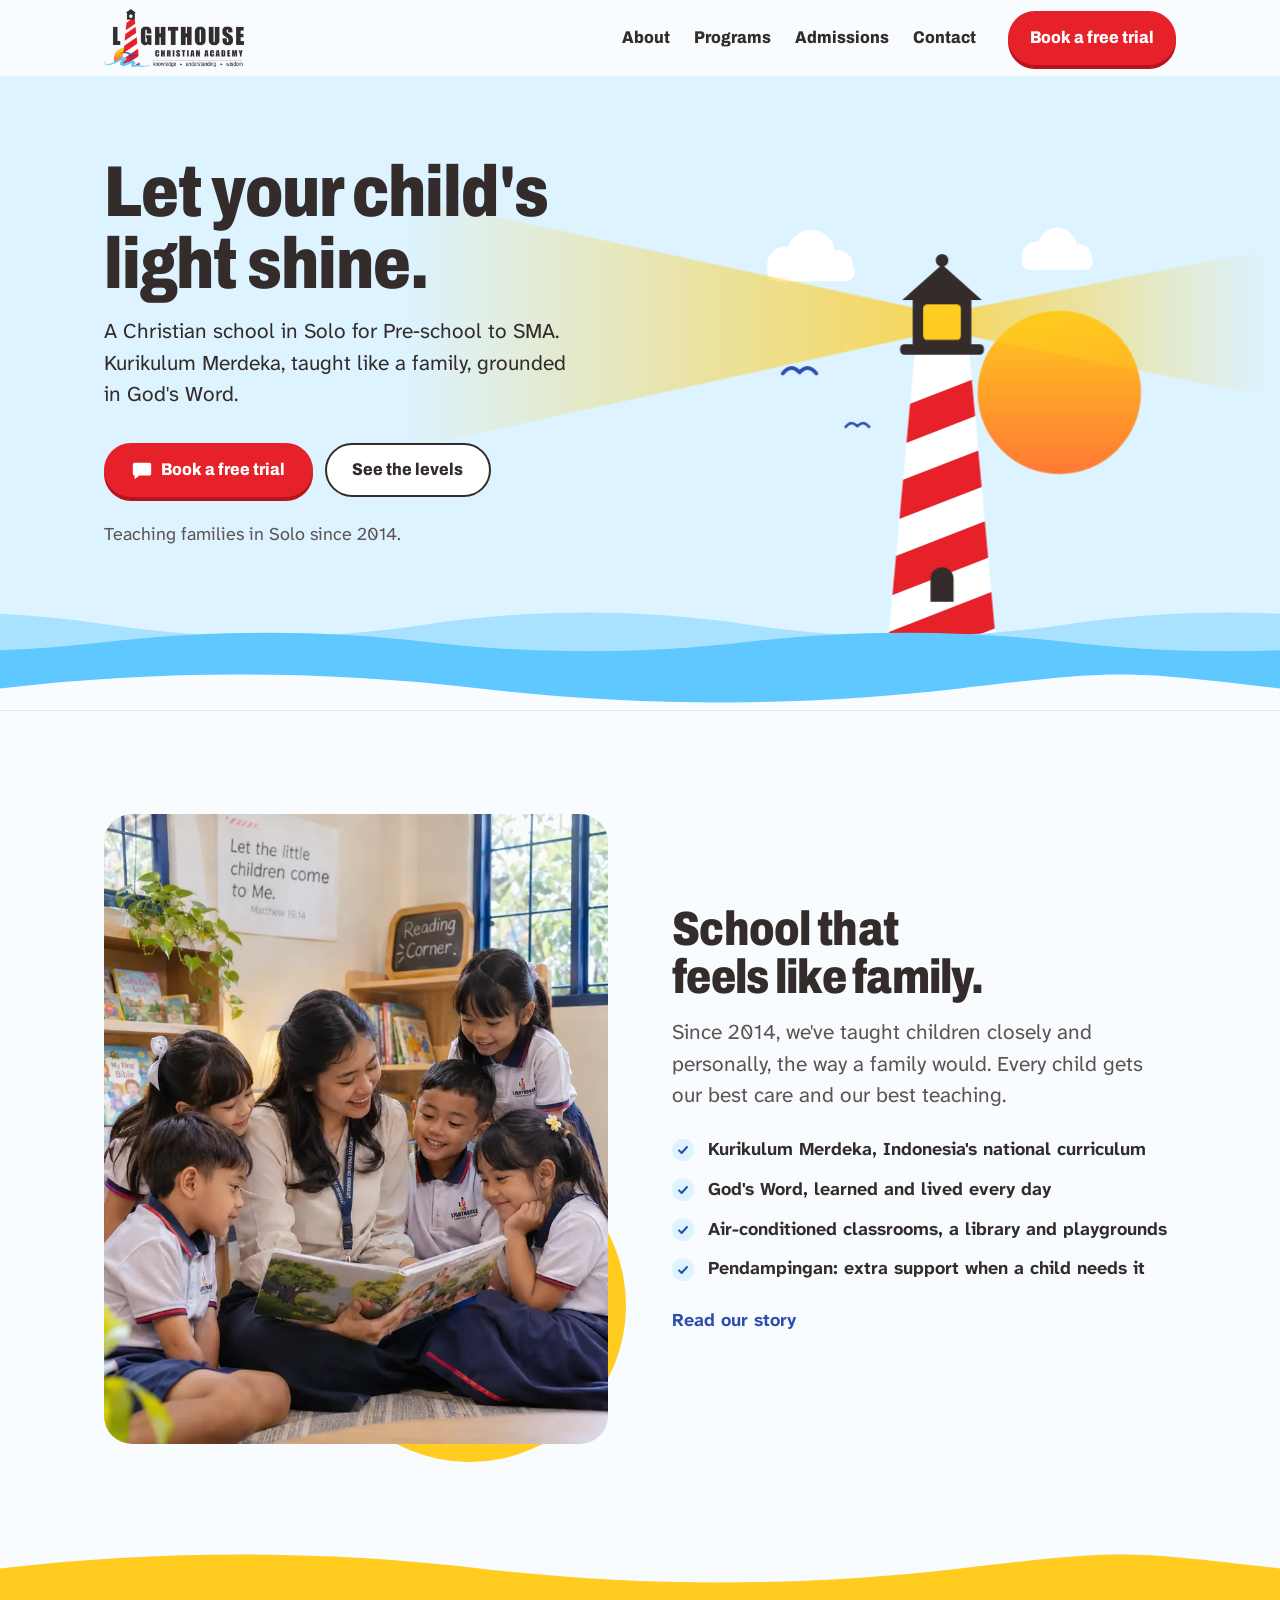
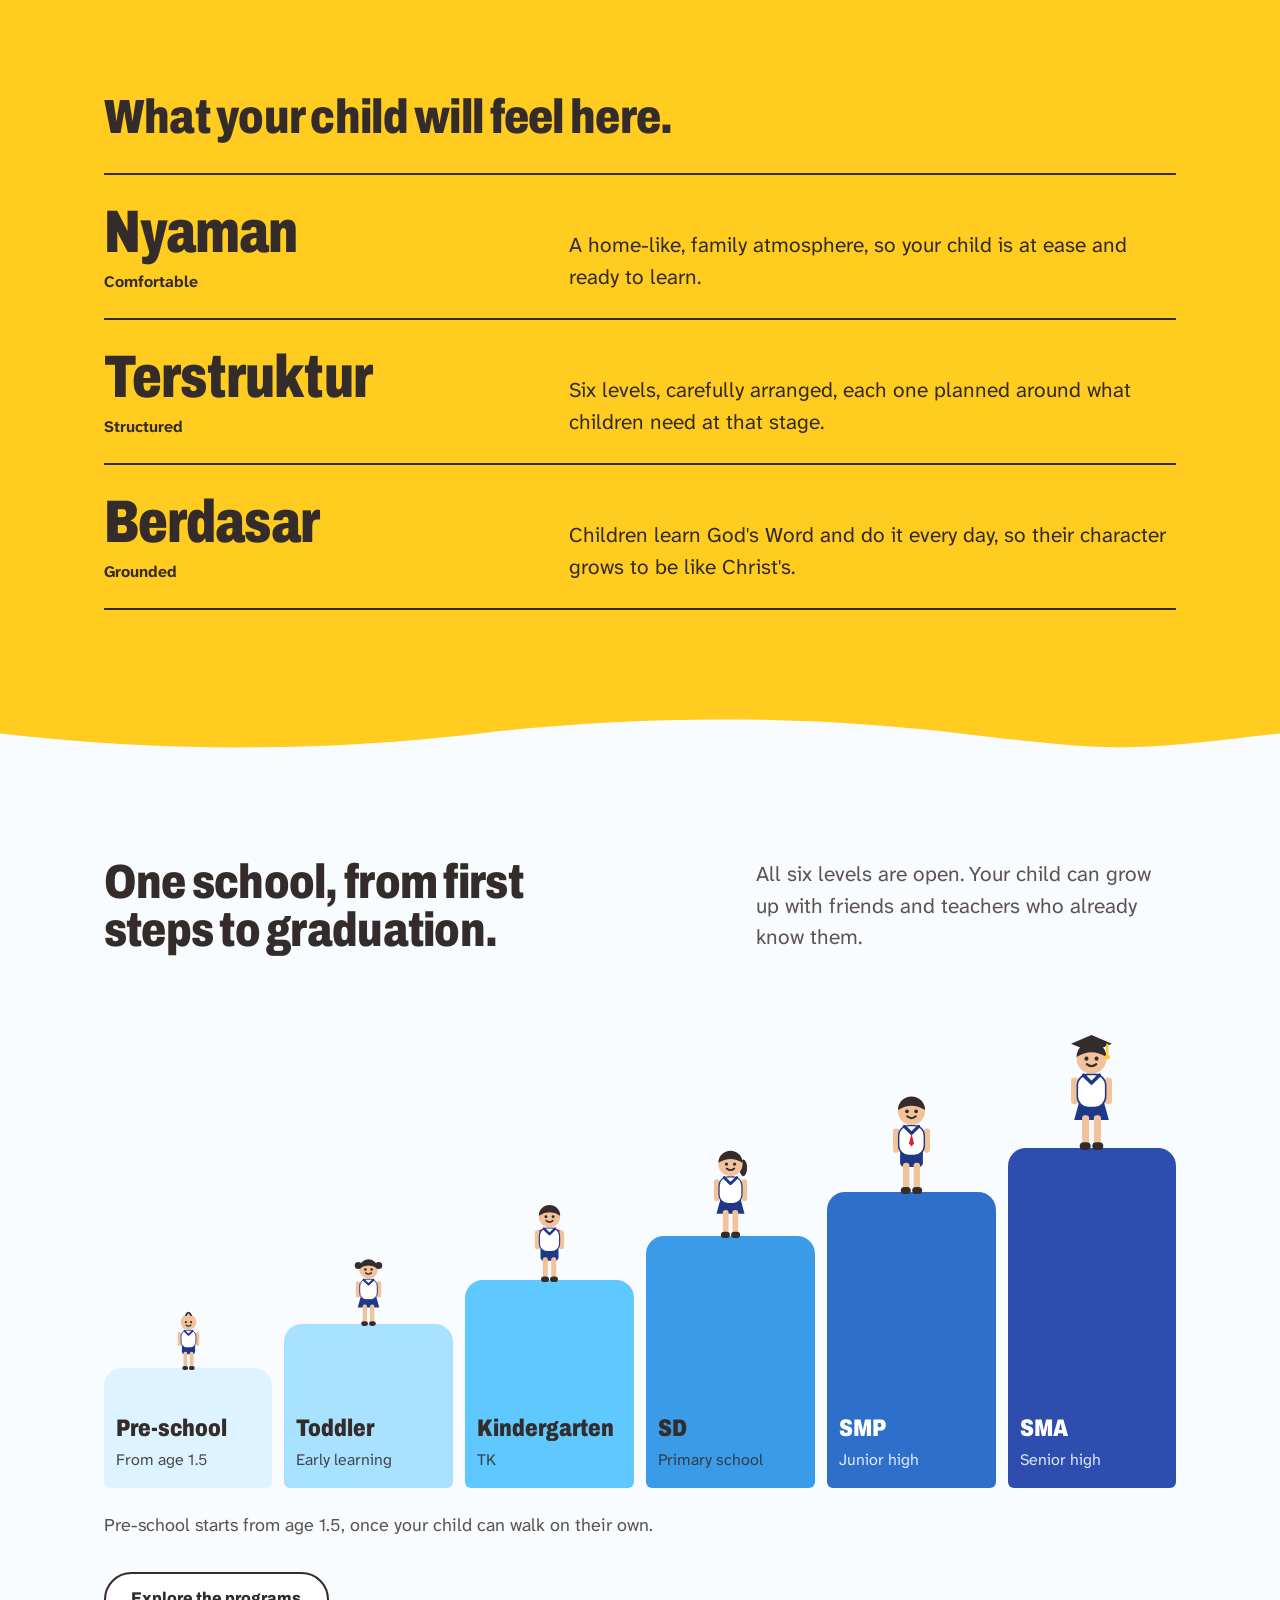
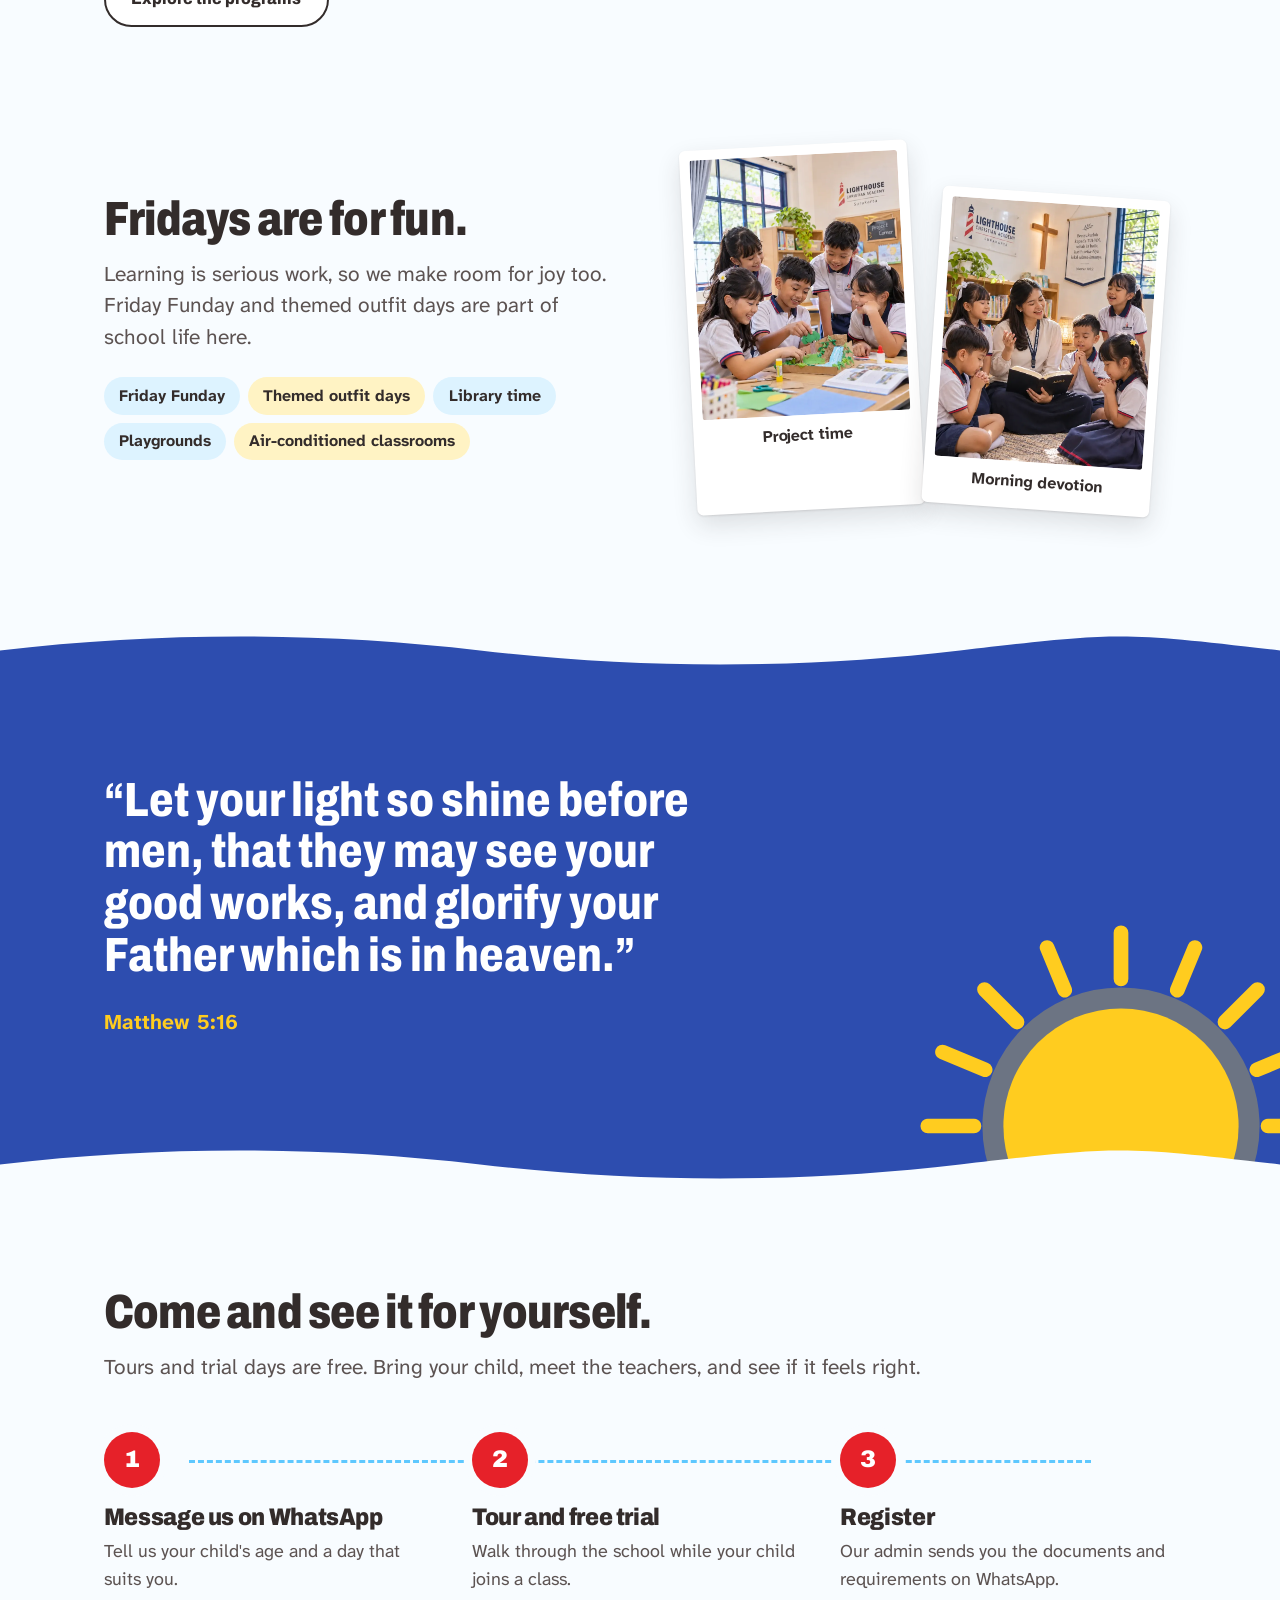
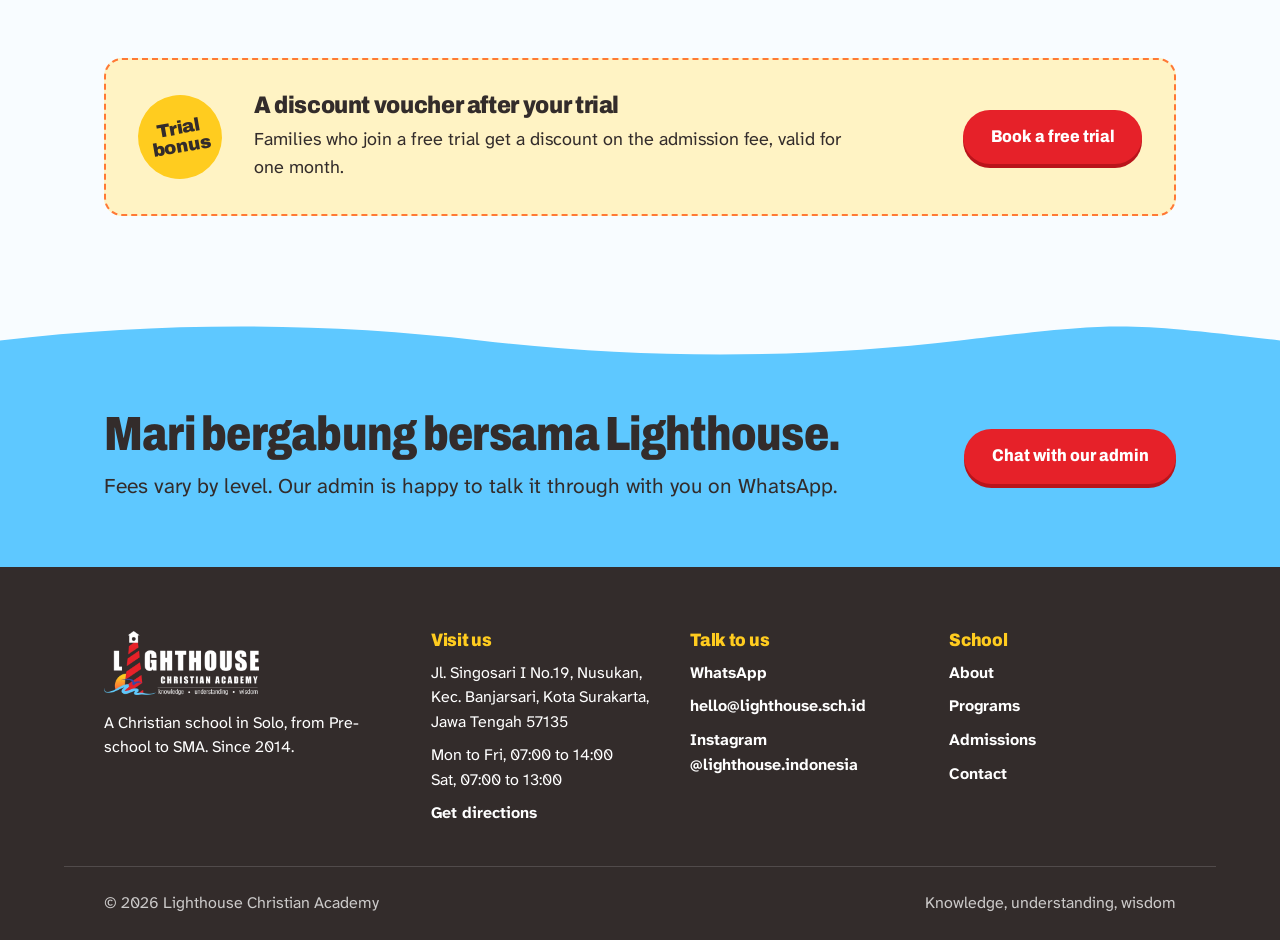
<file: index.html>
<!doctype html>
<html lang="en">
<head>
  <meta charset="utf-8">
  <meta name="viewport" content="width=device-width, initial-scale=1">
  <title>Lighthouse Christian Academy | Christian School in Solo, Pre-school to SMA</title>
  <meta name="description" content="A Christian school in Surakarta since 2014, from Pre-school to SMA. Kurikulum Merdeka taught like a family, grounded in God's Word. Book a free trial.">
  <link rel="canonical" href="https://lighthouse.sch.id/">
  <meta property="og:type" content="website">
  <meta property="og:title" content="Lighthouse Christian Academy, Surakarta">
  <meta property="og:description" content="Pre-school to SMA. Kurikulum Merdeka, taught like a family, grounded in God's Word. Free trial and school tour.">
  <meta property="og:url" content="https://lighthouse.sch.id/">
  <meta property="og:image" content="https://lighthouse.sch.id/assets/img/brand/logo-lca-960.png">
  <meta name="theme-color" content="#DDF3FF">
  <link rel="icon" href="assets/img/brand/favicon.svg" type="image/svg+xml">
  <link rel="preconnect" href="https://fonts.googleapis.com">
  <link rel="preconnect" href="https://fonts.gstatic.com" crossorigin>
  <link rel="stylesheet" href="https://fonts.googleapis.com/css2?family=Archivo:wdth,wght@75..100,700..900&family=Atkinson+Hyperlegible+Next:wght@400;700&display=swap">
  <link rel="stylesheet" href="assets/css/tokens.css">
  <link rel="stylesheet" href="assets/css/main.css">
  <script type="application/ld+json">
  {
    "@context": "https://schema.org",
    "@type": "School",
    "name": "Lighthouse Christian Academy",
    "url": "https://lighthouse.sch.id/",
    "logo": "https://lighthouse.sch.id/assets/img/brand/logo-lca-960.png",
    "foundingDate": "2014",
    "email": "hello@lighthouse.sch.id",
    "telephone": "+6287879044555",
    "sameAs": ["https://www.instagram.com/lighthouse.indonesia/"],
    "address": {
      "@type": "PostalAddress",
      "streetAddress": "Jl. Singosari I No.19, Nusukan, Kec. Banjarsari",
      "addressLocality": "Surakarta",
      "addressRegion": "Jawa Tengah",
      "postalCode": "57135",
      "addressCountry": "ID"
    },
    "openingHours": ["Mo-Fr 07:00-14:00", "Sa 07:00-13:00"]
  }
  </script>
</head>
<body>
  <a class="skip-link" href="#main">Skip to content</a>

  <header class="site-header">
    <div class="container site-header__inner">
      <a class="brand" href="index.html" aria-label="Lighthouse Christian Academy home">
        <img src="assets/img/brand/logo-lca-480.webp" srcset="assets/img/brand/logo-lca-480.webp 1x, assets/img/brand/logo-lca-960.webp 2x" width="480" height="198" alt="Lighthouse Christian Academy">
      </a>
      <button class="nav-toggle" type="button" aria-expanded="false" aria-controls="site-nav">
        <span class="nav-toggle__bars" aria-hidden="true"></span> Menu
      </button>
      <nav class="site-nav" id="site-nav" aria-label="Main">
        <ul>
          <li><a href="about.html">About</a></li>
          <li><a href="programs.html">Programs</a></li>
          <li><a href="admissions.html">Admissions</a></li>
          <li><a href="contact.html">Contact</a></li>
        </ul>
        <a class="btn btn--primary" href="https://wa.me/6287879044555?text=Halo%20Lighthouse%2C%20saya%20ingin%20menjadwalkan%20free%20trial%20%2F%20school%20tour." target="_blank" rel="noopener">Book a free trial</a>
      </nav>
    </div>
  </header>

  <main id="main" tabindex="-1">
    <!-- Hero: the lighthouse scene -->
    <section class="hero" aria-labelledby="hero-title">
      <div class="container hero__grid">
        <div class="hero__text">
          <h1 id="hero-title">Let your child's light shine.</h1>
          <p class="lead">A Christian school in Solo for Pre&#8209;school to SMA. Kurikulum Merdeka, taught like a family, grounded in God's Word.</p>
          <div class="btn-row">
            <a class="btn btn--primary" href="https://wa.me/6287879044555?text=Halo%20Lighthouse%2C%20saya%20ingin%20menjadwalkan%20free%20trial%20%2F%20school%20tour." target="_blank" rel="noopener">
              <svg viewBox="0 0 24 24" aria-hidden="true"><path d="M4 4h16a2 2 0 0 1 2 2v10a2 2 0 0 1-2 2H9l-5 4v-4a2 2 0 0 1-2-2V6a2 2 0 0 1 2-2z"/></svg>
              Book a free trial
            </a>
            <a class="btn btn--outline" href="#levels">See the levels</a>
          </div>
          <p class="muted" style="margin-top: var(--s-5)">Teaching families in Solo since 2014.</p>
        </div>

        <svg class="hero__scene" viewBox="0 0 420 440" role="img" aria-label="Illustration of a red and white lighthouse shining its light over the sea, with the sun, clouds and seagulls">
          <defs>
            <linearGradient id="sunG" x1="0" y1="0" x2="0" y2="1"><stop offset="0" class="lh-sun-grad-a"/><stop offset="1" class="lh-sun-grad-b"/></linearGradient>
            <linearGradient id="beamL" gradientUnits="userSpaceOnUse" x1="210" y1="0" x2="-300" y2="0"><stop offset="0" class="lh-beam-a"/><stop offset="1" class="lh-beam-b"/></linearGradient>
            <linearGradient id="beamR" gradientUnits="userSpaceOnUse" x1="210" y1="0" x2="520" y2="0"><stop offset="0" class="lh-beam-a"/><stop offset="1" class="lh-beam-b"/></linearGradient>
            <clipPath id="towerClip"><path d="M184 158H236L262 440H158Z"/></clipPath>
          </defs>

          <g class="cloud-2 lh-cloud"><circle cx="300" cy="66" r="14"/><circle cx="320" cy="58" r="19"/><circle cx="341" cy="67" r="12"/><rect x="286" y="64" width="68" height="15" rx="7.5"/></g>
          <circle class="sun" cx="322" cy="196" r="78" fill="url(#sunG)"/>
          <g class="cloud-1 lh-cloud"><circle cx="60" cy="74" r="17"/><circle cx="85" cy="64" r="23"/><circle cx="110" cy="75" r="15"/><rect x="43" y="72" width="84" height="18" rx="9"/></g>

          <g class="beam">
            <polygon points="210,121 -300,10 -300,250 210,137" fill="url(#beamL)"/>
            <polygon points="210,121 520,60 520,200 210,137" fill="url(#beamR)"/>
          </g>

          <g transform="translate(58 168)"><g class="gull-1"><path class="lh-gull" d="M0 10Q8 0 16 9Q24 0 32 10"/></g></g>
          <g transform="translate(118 222) scale(0.7)"><g class="gull-2"><path class="lh-gull" d="M0 10Q8 0 16 9Q24 0 32 10"/></g></g>

          <!-- tower -->
          <path class="lh-white" d="M184 158H236L262 440H158Z"/>
          <g clip-path="url(#towerClip)" class="lh-red">
            <polygon points="120,230 300,160 300,196 120,266"/>
            <polygon points="120,300 300,230 300,266 120,336"/>
            <polygon points="120,370 300,300 300,336 120,406"/>
            <polygon points="120,440 300,370 300,406 120,476"/>
          </g>
          <rect class="lh-ink" x="170" y="150" width="80" height="10" rx="4"/>
          <rect class="lh-ink" x="182" y="104" width="56" height="50" rx="5"/>
          <rect class="lh-sun lamp" x="192" y="112" width="36" height="34" rx="4"/>
          <path class="lh-ink" d="M172 108L210 74L248 108Z"/>
          <circle class="lh-ink" cx="210" cy="70" r="6"/>
          <path class="lh-ink" d="M199 396V374a11 11 0 0 1 22 0V396Z"/>
        </svg>
      </div>
      <svg class="hero__sea" viewBox="0 0 1440 80" preserveAspectRatio="none" aria-hidden="true">
        <path class="waves-back lh-sky-mid" d="M-240 30C-120 12 0 12 120 30S360 48 480 30S720 12 840 30S1080 48 1200 30S1440 12 1560 30S1800 48 1920 30V80H-240Z"/>
        <path class="waves-front lh-sky" d="M-240 50C-120 64 0 64 120 50S360 36 480 50S720 64 840 50S1080 36 1200 50S1440 64 1560 50S1800 36 1920 50V80H-240Z"/>
      </svg>
      <svg class="edge" viewBox="0 0 1440 48" preserveAspectRatio="none" aria-hidden="true"><path d="M0 48V24C180 4 360 4 540 24S900 44 1080 24 1260 4 1440 24V48Z"/></svg>
    </section>

    <!-- Family intro -->
    <section class="section">
      <div class="container split">
        <div class="photo-frame">
          <img src="assets/img/photos/teacher-reading-group.webp" width="785" height="981" alt="A teacher reading a picture book with a small group of children in uniform" loading="lazy" decoding="async">
        </div>
        <div>
          <h2>School that feels like family.</h2>
          <p class="lead">Since 2014, we've taught children closely and personally, the way a family would. Every child gets our best care and our best teaching.</p>
          <ul class="ticks">
            <li>Kurikulum Merdeka, Indonesia's national curriculum</li>
            <li>God's Word, learned and lived every day</li>
            <li>Air-conditioned classrooms, a library and playgrounds</li>
            <li>Pendampingan: extra support when a child needs it</li>
          </ul>
          <p style="margin-top: var(--s-5)"><a href="about.html">Read our story</a></p>
        </div>
      </div>
    </section>

    <!-- Pillars -->
    <svg class="edge edge--sun" viewBox="0 0 1440 48" preserveAspectRatio="none" aria-hidden="true"><path d="M0 48V24C180 4 360 4 540 24S900 44 1080 24 1260 4 1440 24V48Z"/></svg>
    <section class="section band-sun" aria-labelledby="pillars-title">
      <div class="container">
        <h2 id="pillars-title">What your child will feel here.</h2>
        <ul class="pillar-rows">
          <li class="pillar-row">
            <h3>Nyaman <span>Comfortable</span></h3>
            <p>A home-like, family atmosphere, so your child is at ease and ready to learn.</p>
          </li>
          <li class="pillar-row">
            <h3>Terstruktur <span>Structured</span></h3>
            <p>Six levels, carefully arranged, each one planned around what children need at that stage.</p>
          </li>
          <li class="pillar-row">
            <h3>Berdasar <span>Grounded</span></h3>
            <p>Children learn God's Word and do it every day, so their character grows to be like Christ's.</p>
          </li>
        </ul>
      </div>
    </section>
    <svg class="edge edge--sun edge--flip" viewBox="0 0 1440 48" preserveAspectRatio="none" aria-hidden="true"><path d="M0 48V24C180 4 360 4 540 24S900 44 1080 24 1260 4 1440 24V48Z"/></svg>

    <!-- Levels -->
    <section class="section" id="levels" aria-labelledby="levels-title">
      <div class="container">
        <div class="split split--wide-text">
          <h2 id="levels-title">One school, from first steps to graduation.</h2>
          <p class="lead">All six levels are open. Your child can grow up with friends and teachers who already know them.</p>
        </div>
        <svg class="kid-sprite" aria-hidden="true" focusable="false">
          <defs>
            <g id="kid-body">
              <rect class="k-skin" x="14" y="58" width="4.5" height="18" rx="2"/>
              <rect class="k-skin" x="21.5" y="58" width="4.5" height="18" rx="2"/>
              <rect class="k-ink" x="12.5" y="75" width="7" height="5" rx="2.5"/>
              <rect class="k-ink" x="20.5" y="75" width="7" height="5" rx="2.5"/>
              <rect class="k-skin" x="7" y="34" width="4.5" height="17" rx="2.2"/>
              <rect class="k-skin arm" x="28.5" y="34" width="4.5" height="17" rx="2.2"/>
              <rect class="k-shirt" x="11" y="32" width="18" height="21" rx="7"/>
              <path class="k-collar" d="M15 32.5l5 5 5-5"/>
              <circle class="k-skin" cx="20" cy="22" r="9.5"/>
              <circle class="k-ink" cx="16.8" cy="22" r="1.3"/>
              <circle class="k-ink" cx="23.2" cy="22" r="1.3"/>
              <path class="k-smile" d="M17 25.5q3 2.6 6 0"/>
            </g>
            <path id="kid-shorts" class="k-uniform" d="M12 50h16v8a3 3 0 0 1-3 3H15a3 3 0 0 1-3-3z"/>
            <path id="kid-skirt" class="k-uniform" d="M12 50h16l3 11H9z"/>
            <path id="kid-hair" class="k-ink" d="M10.5 21a9.5 9.5 0 0 1 19 0q-9.5-6-19 0z"/>
          </defs>
          <symbol id="kid-1" viewBox="0 0 40 80"><use href="#kid-shorts"/><use href="#kid-body"/><path class="k-tuft" d="M17 13.5q3-6 6 0"/></symbol>
          <symbol id="kid-2" viewBox="0 0 40 80"><use href="#kid-skirt"/><use href="#kid-body"/><use href="#kid-hair"/><circle class="k-ink" cx="9.5" cy="18" r="3.6"/><circle class="k-ink" cx="30.5" cy="18" r="3.6"/></symbol>
          <symbol id="kid-3" viewBox="0 0 40 80"><rect class="k-red" x="8.5" y="33" width="23" height="17" rx="5"/><use href="#kid-shorts"/><use href="#kid-body"/><use href="#kid-hair"/></symbol>
          <symbol id="kid-4" viewBox="0 0 40 80"><ellipse class="k-ink" cx="30" cy="25" rx="3" ry="6.5"/><use href="#kid-skirt"/><use href="#kid-body"/><use href="#kid-hair"/></symbol>
          <symbol id="kid-5" viewBox="0 0 40 80"><use href="#kid-shorts"/><use href="#kid-body"/><use href="#kid-hair"/><path class="k-red" d="M20 37.5l-1.8 7 1.8 2.2 1.8-2.2z"/></symbol>
          <symbol id="kid-6" viewBox="0 0 40 80"><use href="#kid-skirt"/><use href="#kid-body"/><use href="#kid-hair"/><polygon class="k-ink" points="7,12.5 20,7 33,12.5 20,18"/><rect class="k-ink" x="14.5" y="12.5" width="11" height="4.5" rx="1"/><path class="k-tassel" d="M30 12.5v8"/><circle class="k-sun" cx="30" cy="21" r="1.6"/></symbol>
        </svg>
        <ol class="stairs">
          <li class="stair" style="--i:0"><svg class="kid" aria-hidden="true"><use href="#kid-1"/></svg><p class="stair__name">Pre-school</p><p class="stair__note">From age 1.5</p></li>
          <li class="stair" style="--i:1"><svg class="kid" aria-hidden="true"><use href="#kid-2"/></svg><p class="stair__name">Toddler</p><p class="stair__note">Early learning</p></li>
          <li class="stair" style="--i:2"><svg class="kid" aria-hidden="true"><use href="#kid-3"/></svg><p class="stair__name">Kindergarten</p><p class="stair__note">TK</p></li>
          <li class="stair" style="--i:3"><svg class="kid" aria-hidden="true"><use href="#kid-4"/></svg><p class="stair__name">SD</p><p class="stair__note">Primary school</p></li>
          <li class="stair" style="--i:4"><svg class="kid" aria-hidden="true"><use href="#kid-5"/></svg><p class="stair__name">SMP</p><p class="stair__note">Junior high</p></li>
          <li class="stair" style="--i:5"><svg class="kid" aria-hidden="true"><use href="#kid-6"/></svg><p class="stair__name">SMA</p><p class="stair__note">Senior high</p></li>
        </ol>
        <p class="stairs-note">Pre-school starts from age 1.5, once your child can walk on their own.</p>
        <div class="btn-row"><a class="btn btn--outline" href="programs.html">Explore the programs</a></div>
      </div>
    </section>

    <!-- Student life -->
    <section class="section" aria-labelledby="fun-title" style="padding-top: 0">
      <div class="container split">
        <div>
          <h2 id="fun-title">Fridays are for fun.</h2>
          <p class="lead">Learning is serious work, so we make room for joy too. Friday Funday and themed outfit days are part of school life here.</p>
          <ul class="chips" aria-label="School life">
            <li>Friday Funday</li>
            <li>Themed outfit days</li>
            <li>Library time</li>
            <li>Playgrounds</li>
            <li>Air-conditioned classrooms</li>
          </ul>
        </div>
        <div class="polaroids">
          <figure class="polaroid">
            <img src="assets/img/photos/sd-project-work.webp" width="785" height="981" loading="lazy" alt="Primary students building a model landscape together" decoding="async">
            <figcaption>Project time</figcaption>
          </figure>
          <figure class="polaroid">
            <img src="assets/img/photos/morning-devotion.webp" width="785" height="981" loading="lazy" alt="Children praying with their teacher during morning devotion" decoding="async">
            <figcaption>Morning devotion</figcaption>
          </figure>
        </div>
      </div>
    </section>

    <!-- Verse -->
    <svg class="edge edge--blue" viewBox="0 0 1440 48" preserveAspectRatio="none" aria-hidden="true"><path d="M0 48V24C180 4 360 4 540 24S900 44 1080 24 1260 4 1440 24V48Z"/></svg>
    <section class="section band-blue verse" aria-label="Our verse">
      <svg class="verse__sun" viewBox="-100 -100 200 200" aria-hidden="true">
        <circle class="glow" r="66"/>
        <g class="rays">
          <path d="M0-70V-92M0 70V92M-70 0H-92M70 0H92M49.5-49.5L65-65M-49.5 49.5L-65 65M49.5 49.5L65 65M-49.5-49.5L-65-65M26.8-64.7L35.2-85M-26.8 64.7L-35.2 85M64.7 26.8L85 35.2M-64.7-26.8L-85-35.2M-26.8-64.7L-35.2-85M26.8 64.7L35.2 85M-64.7 26.8L-85 35.2M64.7-26.8L85-35.2"/>
        </g>
        <circle class="disc" r="56"/>
      </svg>
      <div class="container">
        <blockquote>
          <p>“Let your light so shine before men, that they may see your good works, and glorify your Father which is in heaven.”</p>
          <footer><cite>Matthew 5:16</cite></footer>
        </blockquote>
      </div>
      <!-- the wave line cuts the sun: canvas-colored shape over the band's bottom -->
      <svg class="edge verse__shore" viewBox="0 0 1440 48" preserveAspectRatio="none" aria-hidden="true"><path d="M0 48V24C180 4 360 4 540 24S900 44 1080 24 1260 4 1440 24V48Z"/></svg>
    </section>

    <!-- Visit -->
    <section class="section" aria-labelledby="visit-title">
      <div class="container">
        <h2 id="visit-title">Come and see it for yourself.</h2>
        <p class="lead">Tours and trial days are free. Bring your child, meet the teachers, and see if it feels right.</p>
        <ol class="path-steps">
          <li class="path-step"><h3>Message us on WhatsApp</h3><p>Tell us your child's age and a day that suits you.</p></li>
          <li class="path-step"><h3>Tour and free trial</h3><p>Walk through the school while your child joins a class.</p></li>
          <li class="path-step"><h3>Register</h3><p>Our admin sends you the documents and requirements on WhatsApp.</p></li>
        </ol>
        <div class="voucher">
          <span class="voucher__badge" aria-hidden="true">Trial<br>bonus</span>
          <div>
            <h3>A discount voucher after your trial</h3>
            <p>Families who join a free trial get a discount on the admission fee, valid for one month.</p>
          </div>
          <a class="btn btn--primary" href="https://wa.me/6287879044555?text=Halo%20Lighthouse%2C%20saya%20ingin%20menjadwalkan%20free%20trial%20%2F%20school%20tour." target="_blank" rel="noopener">Book a free trial</a>
        </div>
      </div>
    </section>
  </main>

  <svg class="edge edge--sky" viewBox="0 0 1440 48" preserveAspectRatio="none" aria-hidden="true"><path d="M0 48V24C180 4 360 4 540 24S900 44 1080 24 1260 4 1440 24V48Z"/></svg>
  <section class="cta-band" aria-labelledby="cta-title">
    <div class="container cta-band__inner">
      <div>
        <h2 id="cta-title">Mari bergabung bersama Lighthouse.</h2>
        <p>Fees vary by level. Our admin is happy to talk it through with you on WhatsApp.</p>
      </div>
      <div class="btn-row">
        <a class="btn btn--primary" href="https://wa.me/6287879044555?text=Halo%20Lighthouse%2C%20saya%20ingin%20menjadwalkan%20free%20trial%20%2F%20school%20tour." target="_blank" rel="noopener">Chat with our admin</a>
      </div>
    </div>
  </section>

  <footer class="site-footer">
    <div class="container site-footer__grid">
      <div>
        <img src="assets/img/brand/logo-lca-white-480.webp" srcset="assets/img/brand/logo-lca-white-480.webp 1x, assets/img/brand/logo-lca-white-960.webp 2x" width="480" height="198" alt="Lighthouse Christian Academy">
        <p>A Christian school in Solo, from Pre-school to SMA. Since 2014.</p>
      </div>
      <div>
        <h2>Visit us</h2>
        <address><p>Jl. Singosari I No.19, Nusukan,<br>Kec. Banjarsari, Kota Surakarta,<br>Jawa Tengah 57135</p></address>
        <p>Mon to Fri, 07:00 to 14:00<br>Sat, 07:00 to 13:00</p>
        <p><a href="https://www.google.com/maps/search/?api=1&amp;query=Jl.+Singosari+I+No.19+Nusukan+Surakarta" target="_blank" rel="noopener">Get directions</a></p>
      </div>
      <div>
        <h2>Talk to us</h2>
        <ul>
          <li><a href="https://wa.me/6287879044555" target="_blank" rel="noopener">WhatsApp</a></li>
          <li><a href="mailto:hello@lighthouse.sch.id">hello@lighthouse.sch.id</a></li>
          <li><a href="https://www.instagram.com/lighthouse.indonesia/" target="_blank" rel="noopener">Instagram @lighthouse.indonesia</a></li>
        </ul>
      </div>
      <div>
        <h2>School</h2>
        <ul>
          <li><a href="about.html">About</a></li>
          <li><a href="programs.html">Programs</a></li>
          <li><a href="admissions.html">Admissions</a></li>
          <li><a href="contact.html">Contact</a></li>
        </ul>
      </div>
    </div>
    <div class="container site-footer__bottom">
      <span>© <span data-year>2026</span> Lighthouse Christian Academy</span>
      <span>Knowledge, understanding, wisdom</span>
    </div>
  </footer>

  <script src="assets/js/main.js" defer></script>
</body>
</html>
</file>
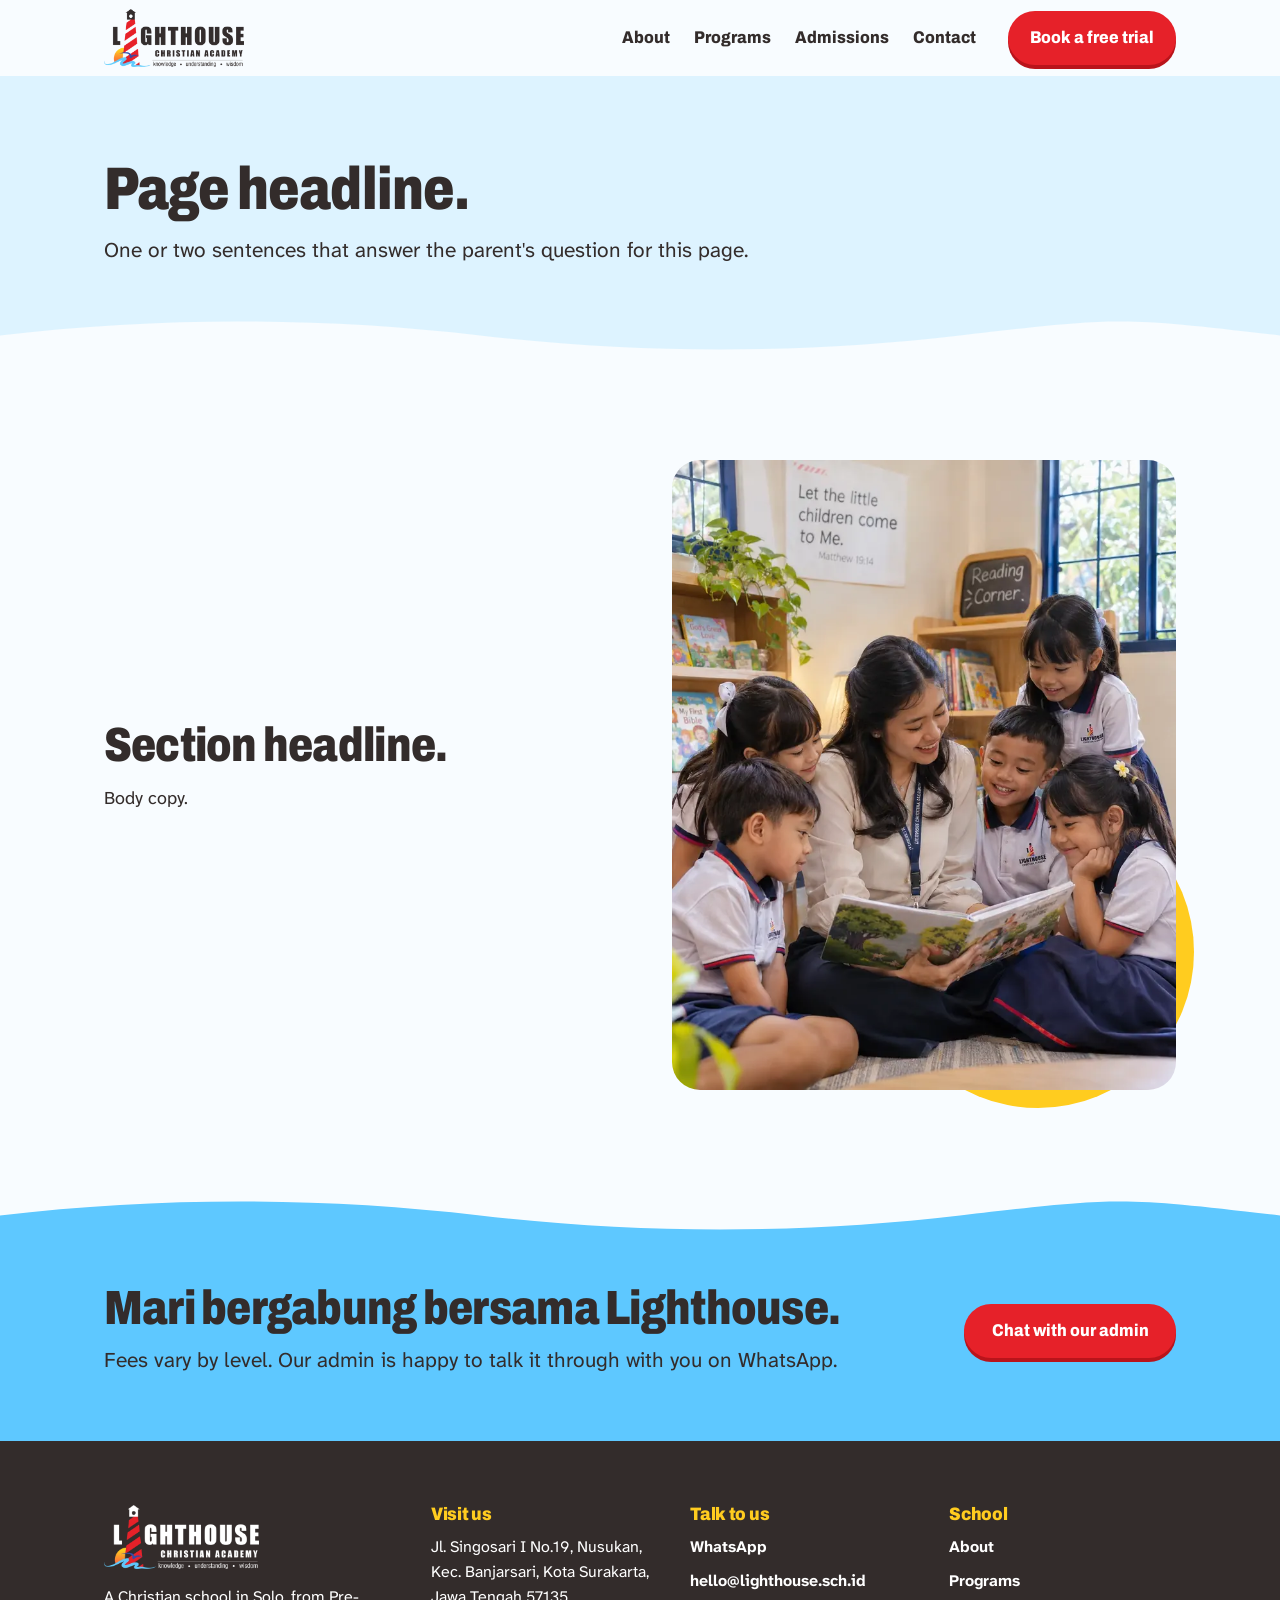
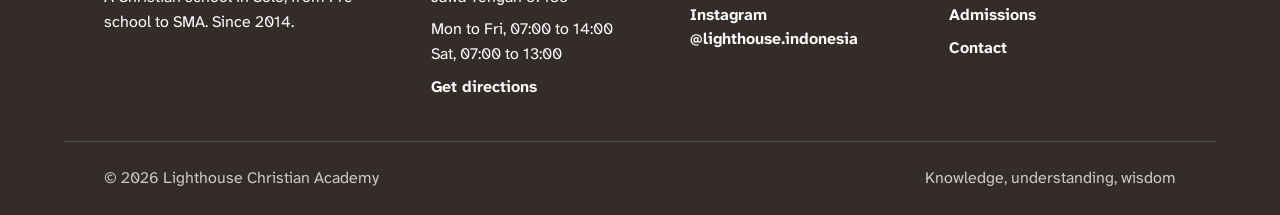
<file: _template.html>
<!doctype html>
<html lang="en">
<head>
  <!-- TEMPLATE: copy this file to start a new page (see .claude/skills/add-page). Not linked from the site. -->
  <meta charset="utf-8">
  <meta name="viewport" content="width=device-width, initial-scale=1">
  <title>PAGE NAME | Lighthouse Christian Academy</title>
  <meta name="description" content="PAGE DESCRIPTION (140–160 characters, specific to this page).">
  <link rel="canonical" href="https://lighthouse.sch.id/SLUG.html">
  <meta property="og:type" content="website">
  <meta property="og:title" content="PAGE NAME | Lighthouse Christian Academy">
  <meta property="og:description" content="PAGE DESCRIPTION">
  <meta property="og:url" content="https://lighthouse.sch.id/SLUG.html">
  <meta property="og:image" content="https://lighthouse.sch.id/assets/img/brand/logo-lca-960.png">
  <meta name="theme-color" content="#DDF3FF">
  <meta name="robots" content="noindex">
  <link rel="icon" href="assets/img/brand/favicon.svg" type="image/svg+xml">
  <link rel="preconnect" href="https://fonts.googleapis.com">
  <link rel="preconnect" href="https://fonts.gstatic.com" crossorigin>
  <link rel="stylesheet" href="https://fonts.googleapis.com/css2?family=Archivo:wdth,wght@75..100,700..900&family=Atkinson+Hyperlegible+Next:wght@400;700&display=swap">
  <link rel="stylesheet" href="assets/css/tokens.css">
  <link rel="stylesheet" href="assets/css/main.css">
</head>
<body>
  <a class="skip-link" href="#main">Skip to content</a>

  <header class="site-header">
    <div class="container site-header__inner">
      <a class="brand" href="index.html" aria-label="Lighthouse Christian Academy home">
        <img src="assets/img/brand/logo-lca-480.webp" srcset="assets/img/brand/logo-lca-480.webp 1x, assets/img/brand/logo-lca-960.webp 2x" width="480" height="198" alt="Lighthouse Christian Academy">
      </a>
      <button class="nav-toggle" type="button" aria-expanded="false" aria-controls="site-nav">
        <span class="nav-toggle__bars" aria-hidden="true"></span> Menu
      </button>
      <nav class="site-nav" id="site-nav" aria-label="Main">
        <ul>
          <li><a href="about.html">About</a></li>
          <li><a href="programs.html">Programs</a></li>
          <li><a href="admissions.html">Admissions</a></li>
          <li><a href="contact.html">Contact</a></li>
        </ul>
        <a class="btn btn--primary" href="https://wa.me/6287879044555?text=Halo%20Lighthouse%2C%20saya%20ingin%20menjadwalkan%20free%20trial%20%2F%20school%20tour." target="_blank" rel="noopener">Book a free trial</a>
      </nav>
    </div>
  </header>

  <main id="main" tabindex="-1">
    <section class="page-hero">
      <div class="container page-hero__inner">
        <div>
          <h1>Page headline.</h1>
          <p class="lead">One or two sentences that answer the parent's question for this page.</p>
        </div>
      </div>
      <svg class="edge" viewBox="0 0 1440 48" preserveAspectRatio="none" aria-hidden="true"><path d="M0 48V24C180 4 360 4 540 24S900 44 1080 24 1260 4 1440 24V48Z"/></svg>
    </section>

    <section class="section">
      <div class="container split">
        <div>
          <h2>Section headline.</h2>
          <p>Body copy.</p>
        </div>
        <div class="photo-frame">
          <img src="assets/img/photos/teacher-reading-group.webp" width="785" height="981" loading="lazy" alt="Describe the photo" decoding="async">
        </div>
      </div>
    </section>
  </main>

  <svg class="edge edge--sky" viewBox="0 0 1440 48" preserveAspectRatio="none" aria-hidden="true"><path d="M0 48V24C180 4 360 4 540 24S900 44 1080 24 1260 4 1440 24V48Z"/></svg>
  <section class="cta-band" aria-labelledby="cta-title">
    <div class="container cta-band__inner">
      <div>
        <h2 id="cta-title">Mari bergabung bersama Lighthouse.</h2>
        <p>Fees vary by level. Our admin is happy to talk it through with you on WhatsApp.</p>
      </div>
      <div class="btn-row">
        <a class="btn btn--primary" href="https://wa.me/6287879044555?text=Halo%20Lighthouse%2C%20saya%20ingin%20menjadwalkan%20free%20trial%20%2F%20school%20tour." target="_blank" rel="noopener">Chat with our admin</a>
      </div>
    </div>
  </section>

  <footer class="site-footer">
    <div class="container site-footer__grid">
      <div>
        <img src="assets/img/brand/logo-lca-white-480.webp" srcset="assets/img/brand/logo-lca-white-480.webp 1x, assets/img/brand/logo-lca-white-960.webp 2x" width="480" height="198" alt="Lighthouse Christian Academy">
        <p>A Christian school in Solo, from Pre-school to SMA. Since 2014.</p>
      </div>
      <div>
        <h2>Visit us</h2>
        <address><p>Jl. Singosari I No.19, Nusukan,<br>Kec. Banjarsari, Kota Surakarta,<br>Jawa Tengah 57135</p></address>
        <p>Mon to Fri, 07:00 to 14:00<br>Sat, 07:00 to 13:00</p>
        <p><a href="https://www.google.com/maps/search/?api=1&amp;query=Jl.+Singosari+I+No.19+Nusukan+Surakarta" target="_blank" rel="noopener">Get directions</a></p>
      </div>
      <div>
        <h2>Talk to us</h2>
        <ul>
          <li><a href="https://wa.me/6287879044555" target="_blank" rel="noopener">WhatsApp</a></li>
          <li><a href="mailto:hello@lighthouse.sch.id">hello@lighthouse.sch.id</a></li>
          <li><a href="https://www.instagram.com/lighthouse.indonesia/" target="_blank" rel="noopener">Instagram @lighthouse.indonesia</a></li>
        </ul>
      </div>
      <div>
        <h2>School</h2>
        <ul>
          <li><a href="about.html">About</a></li>
          <li><a href="programs.html">Programs</a></li>
          <li><a href="admissions.html">Admissions</a></li>
          <li><a href="contact.html">Contact</a></li>
        </ul>
      </div>
    </div>
    <div class="container site-footer__bottom">
      <span>© <span data-year>2026</span> Lighthouse Christian Academy</span>
      <span>Knowledge, understanding, wisdom</span>
    </div>
  </footer>

  <script src="assets/js/main.js" defer></script>
</body>
</html>
</file>
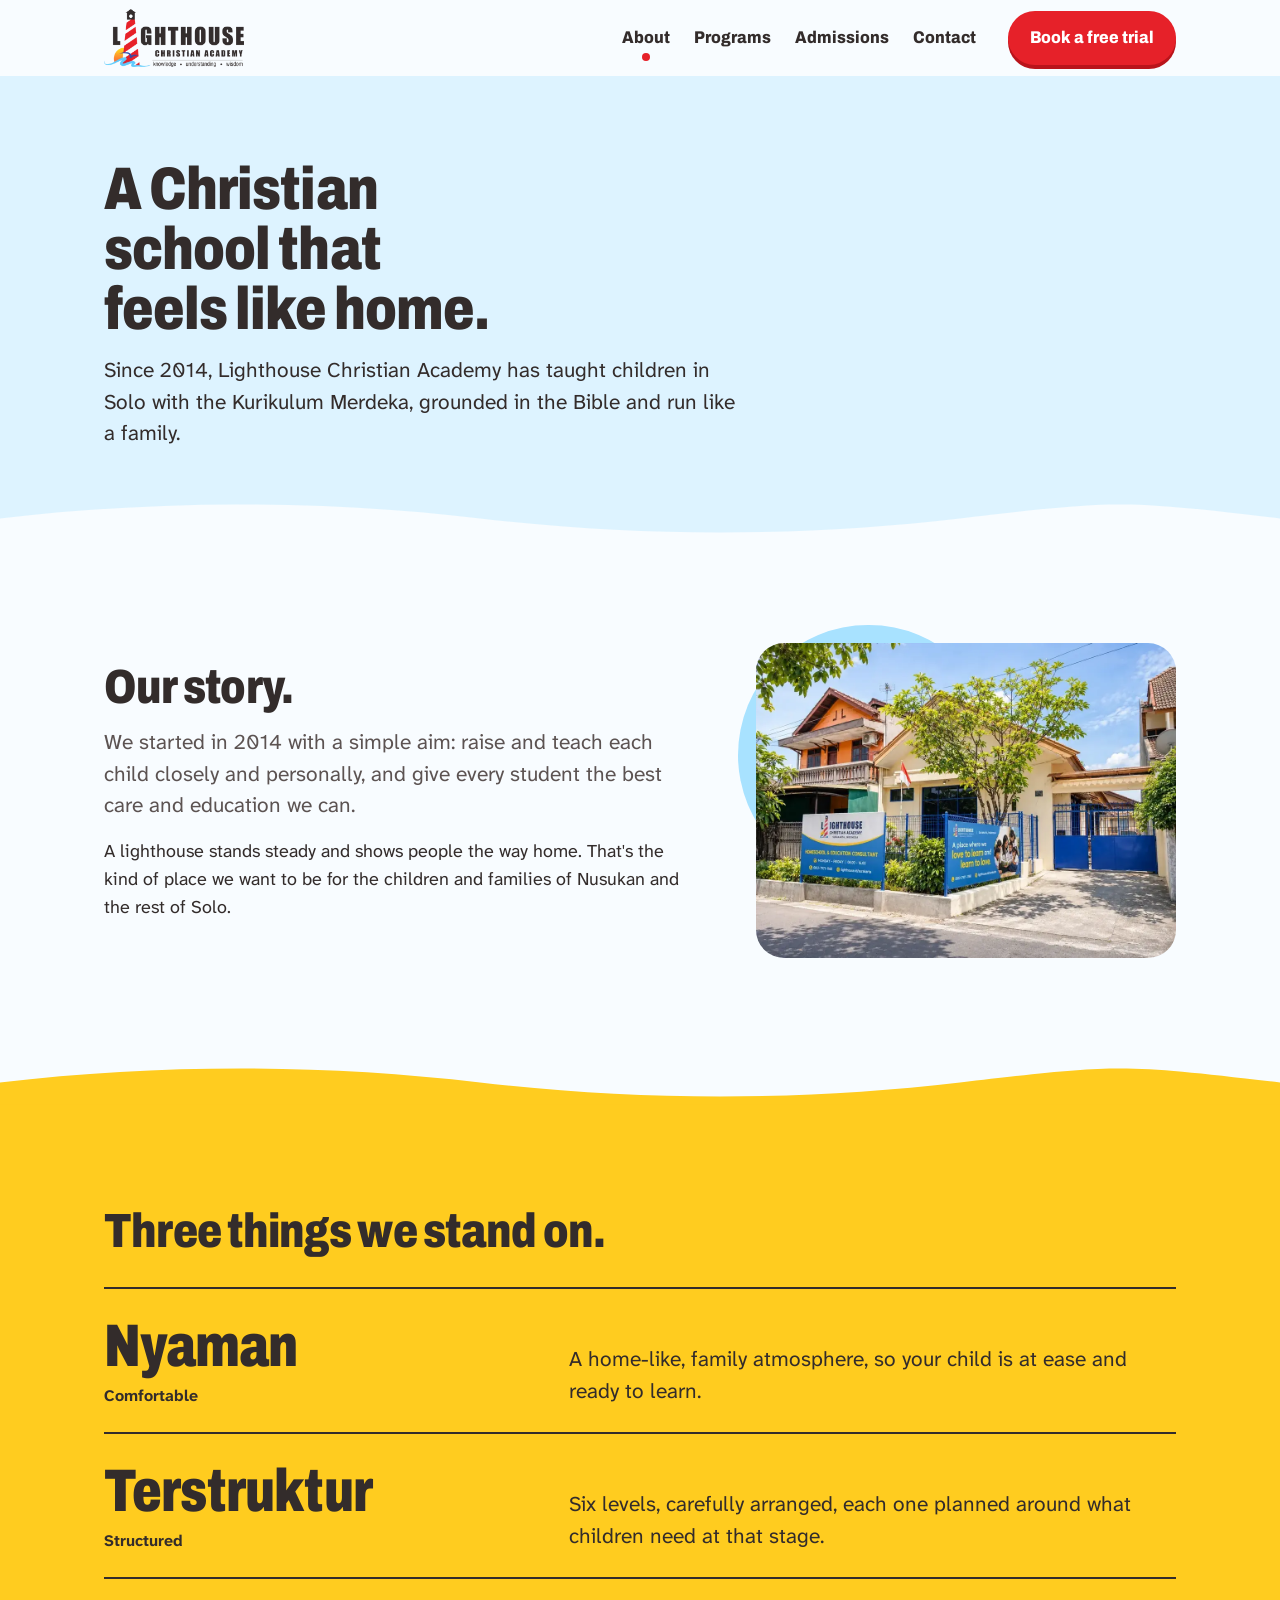
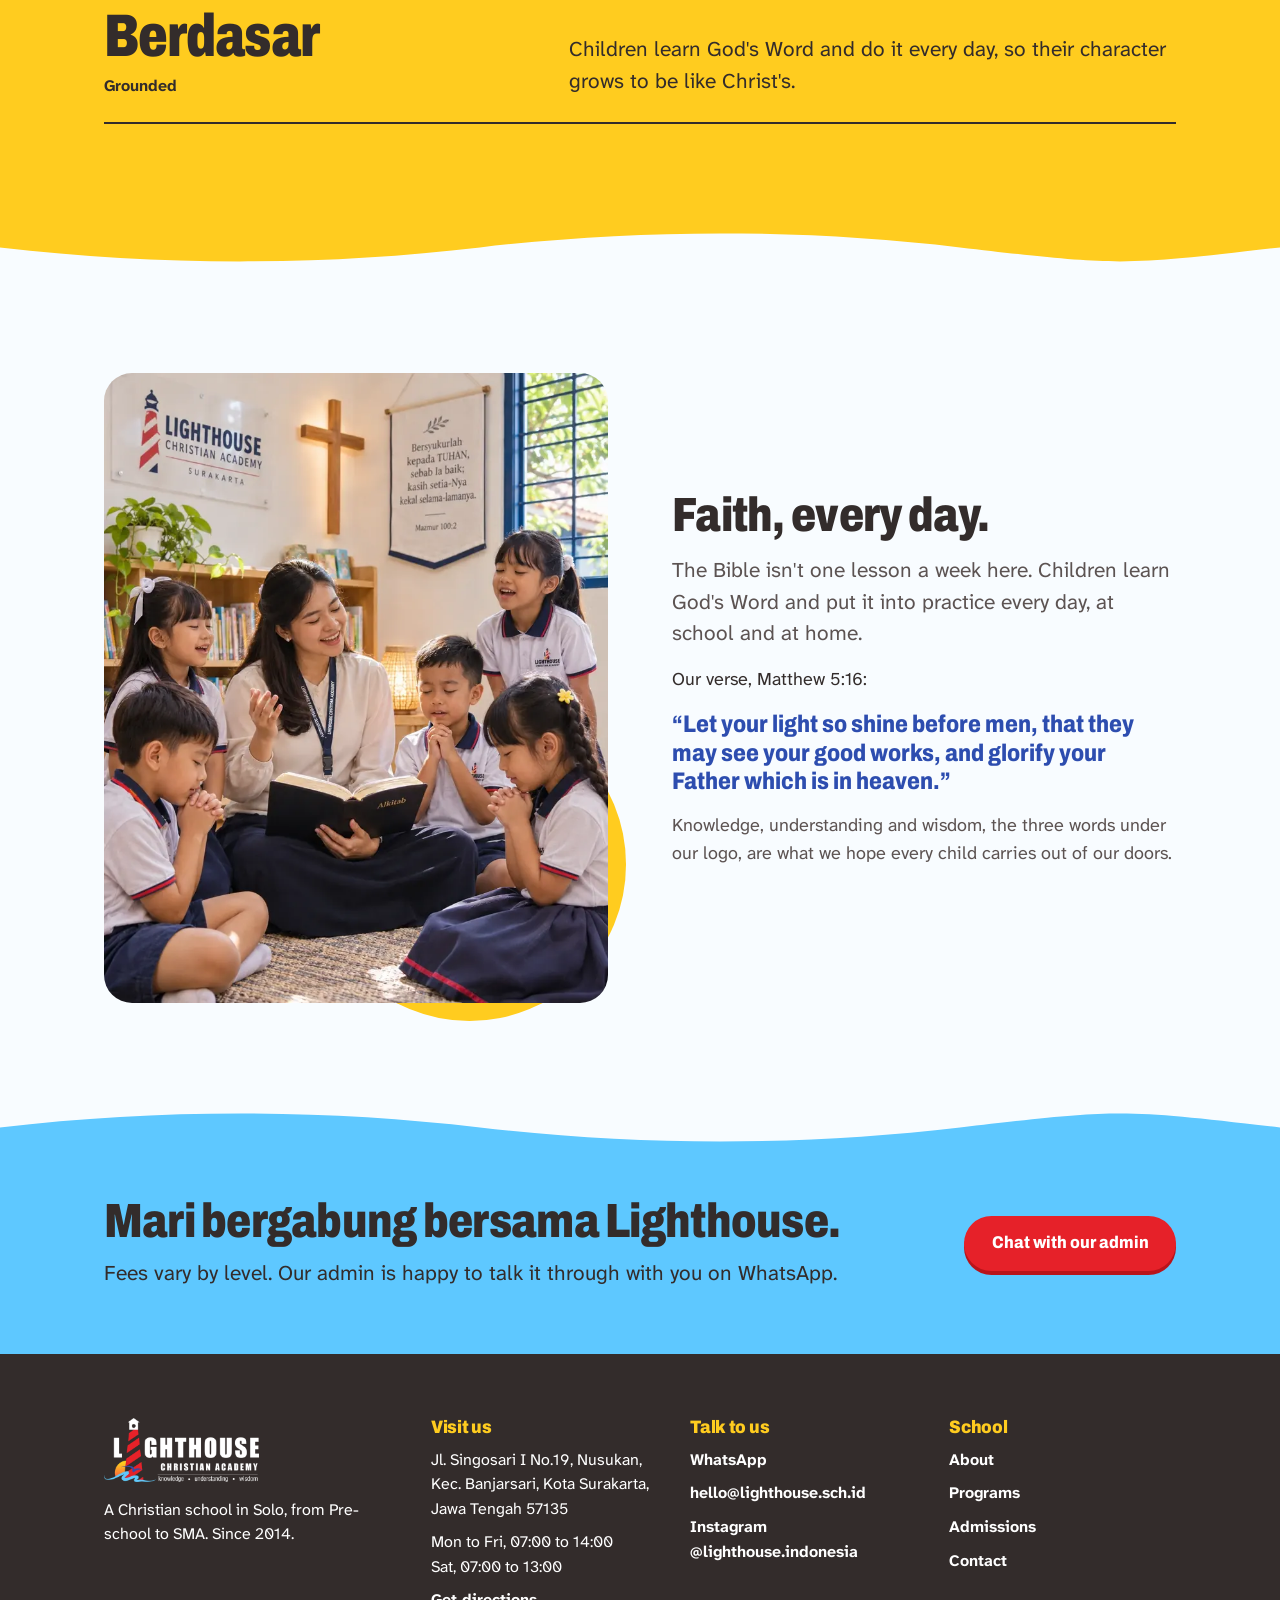
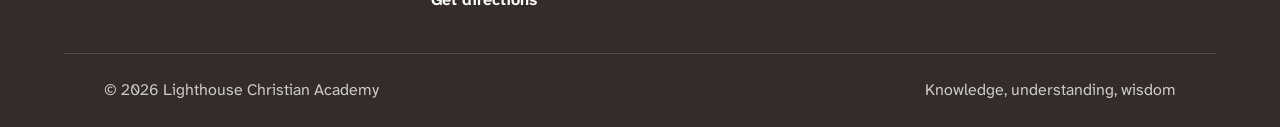
<file: about.html>
<!doctype html>
<html lang="en">
<head>
  <meta charset="utf-8">
  <meta name="viewport" content="width=device-width, initial-scale=1">
  <title>About | Lighthouse Christian Academy</title>
  <meta name="description" content="Lighthouse Christian Academy has taught children in Solo since 2014: a Bible-based Christian school, run like a family, using Kurikulum Merdeka.">
  <link rel="canonical" href="https://lighthouse.sch.id/about.html">
  <meta property="og:type" content="website">
  <meta property="og:title" content="About | Lighthouse Christian Academy">
  <meta property="og:description" content="Lighthouse Christian Academy has taught children in Solo since 2014: a Bible-based Christian school, run like a family, using Kurikulum Merdeka.">
  <meta property="og:url" content="https://lighthouse.sch.id/about.html">
  <meta property="og:image" content="https://lighthouse.sch.id/assets/img/brand/logo-lca-960.png">
  <meta name="theme-color" content="#DDF3FF">
  <link rel="icon" href="assets/img/brand/favicon.svg" type="image/svg+xml">
  <link rel="preconnect" href="https://fonts.googleapis.com">
  <link rel="preconnect" href="https://fonts.gstatic.com" crossorigin>
  <link rel="stylesheet" href="https://fonts.googleapis.com/css2?family=Archivo:wdth,wght@75..100,700..900&family=Atkinson+Hyperlegible+Next:wght@400;700&display=swap">
  <link rel="stylesheet" href="assets/css/tokens.css">
  <link rel="stylesheet" href="assets/css/main.css">
</head>
<body>
  <a class="skip-link" href="#main">Skip to content</a>

  <header class="site-header">
    <div class="container site-header__inner">
      <a class="brand" href="index.html" aria-label="Lighthouse Christian Academy home">
        <img src="assets/img/brand/logo-lca-480.webp" srcset="assets/img/brand/logo-lca-480.webp 1x, assets/img/brand/logo-lca-960.webp 2x" width="480" height="198" alt="Lighthouse Christian Academy">
      </a>
      <button class="nav-toggle" type="button" aria-expanded="false" aria-controls="site-nav">
        <span class="nav-toggle__bars" aria-hidden="true"></span> Menu
      </button>
      <nav class="site-nav" id="site-nav" aria-label="Main">
        <ul>
          <li><a href="about.html" aria-current="page">About</a></li>
          <li><a href="programs.html">Programs</a></li>
          <li><a href="admissions.html">Admissions</a></li>
          <li><a href="contact.html">Contact</a></li>
        </ul>
        <a class="btn btn--primary" href="https://wa.me/6287879044555?text=Halo%20Lighthouse%2C%20saya%20ingin%20menjadwalkan%20free%20trial%20%2F%20school%20tour." target="_blank" rel="noopener">Book a free trial</a>
      </nav>
    </div>
  </header>

  <main id="main" tabindex="-1">
    <section class="page-hero">
      <div class="container page-hero__inner">
        <div>
          <h1>A Christian school that feels like home.</h1>
          <p class="lead">Since 2014, Lighthouse Christian Academy has taught children in Solo with the Kurikulum Merdeka, grounded in the Bible and run like a family.</p>
        </div>
      </div>
      <svg class="edge" viewBox="0 0 1440 48" preserveAspectRatio="none" aria-hidden="true"><path d="M0 48V24C180 4 360 4 540 24S900 44 1080 24 1260 4 1440 24V48Z"/></svg>
    </section>

    <section class="section">
      <div class="container split split--wide-text">
        <div>
          <h2>Our story.</h2>
          <p class="lead">We started in 2014 with a simple aim: raise and teach each child closely and personally, and give every student the best care and education we can.</p>
          <p>A lighthouse stands steady and shows people the way home. That's the kind of place we want to be for the children and families of Nusukan and the rest of Solo.</p>
        </div>
        <div class="photo-frame photo-frame--sky">
          <img src="assets/img/photos/school-building.webp" width="1014" height="760" style="aspect-ratio: 4 / 3" alt="The front of the Lighthouse Christian Academy building in Nusukan" loading="lazy" decoding="async">
        </div>
      </div>
    </section>

    <svg class="edge edge--sun" viewBox="0 0 1440 48" preserveAspectRatio="none" aria-hidden="true"><path d="M0 48V24C180 4 360 4 540 24S900 44 1080 24 1260 4 1440 24V48Z"/></svg>
    <section class="section band-sun" aria-labelledby="pillars-title">
      <div class="container">
        <h2 id="pillars-title">Three things we stand on.</h2>
        <ul class="pillar-rows">
          <li class="pillar-row">
            <h3>Nyaman <span>Comfortable</span></h3>
            <p>A home-like, family atmosphere, so your child is at ease and ready to learn.</p>
          </li>
          <li class="pillar-row">
            <h3>Terstruktur <span>Structured</span></h3>
            <p>Six levels, carefully arranged, each one planned around what children need at that stage.</p>
          </li>
          <li class="pillar-row">
            <h3>Berdasar <span>Grounded</span></h3>
            <p>Children learn God's Word and do it every day, so their character grows to be like Christ's.</p>
          </li>
        </ul>
      </div>
    </section>
    <svg class="edge edge--sun edge--flip" viewBox="0 0 1440 48" preserveAspectRatio="none" aria-hidden="true"><path d="M0 48V24C180 4 360 4 540 24S900 44 1080 24 1260 4 1440 24V48Z"/></svg>

    <section class="section">
      <div class="container split">
        <div class="photo-frame">
          <img src="assets/img/photos/morning-devotion.webp" width="785" height="981" loading="lazy" alt="Children praying with their teacher during morning devotion" decoding="async">
        </div>
        <div>
          <h2>Faith, every day.</h2>
          <p class="lead">The Bible isn't one lesson a week here. Children learn God's Word and put it into practice every day, at school and at home.</p>
          <p>Our verse, Matthew 5:16:</p>
          <p style="font-family: var(--font-display); font-weight: 800; font-stretch: 85%; font-size: 1.5rem; line-height: 1.2; color: var(--blue);">“Let your light so shine before men, that they may see your good works, and glorify your Father which is in heaven.”</p>
          <p class="muted">Knowledge, understanding and wisdom, the three words under our logo, are what we hope every child carries out of our doors.</p>
        </div>
      </div>
    </section>
  </main>

  <svg class="edge edge--sky" viewBox="0 0 1440 48" preserveAspectRatio="none" aria-hidden="true"><path d="M0 48V24C180 4 360 4 540 24S900 44 1080 24 1260 4 1440 24V48Z"/></svg>
  <section class="cta-band" aria-labelledby="cta-title">
    <div class="container cta-band__inner">
      <div>
        <h2 id="cta-title">Mari bergabung bersama Lighthouse.</h2>
        <p>Fees vary by level. Our admin is happy to talk it through with you on WhatsApp.</p>
      </div>
      <div class="btn-row">
        <a class="btn btn--primary" href="https://wa.me/6287879044555?text=Halo%20Lighthouse%2C%20saya%20ingin%20menjadwalkan%20free%20trial%20%2F%20school%20tour." target="_blank" rel="noopener">Chat with our admin</a>
      </div>
    </div>
  </section>

  <footer class="site-footer">
    <div class="container site-footer__grid">
      <div>
        <img src="assets/img/brand/logo-lca-white-480.webp" srcset="assets/img/brand/logo-lca-white-480.webp 1x, assets/img/brand/logo-lca-white-960.webp 2x" width="480" height="198" alt="Lighthouse Christian Academy">
        <p>A Christian school in Solo, from Pre-school to SMA. Since 2014.</p>
      </div>
      <div>
        <h2>Visit us</h2>
        <address><p>Jl. Singosari I No.19, Nusukan,<br>Kec. Banjarsari, Kota Surakarta,<br>Jawa Tengah 57135</p></address>
        <p>Mon to Fri, 07:00 to 14:00<br>Sat, 07:00 to 13:00</p>
        <p><a href="https://www.google.com/maps/search/?api=1&amp;query=Jl.+Singosari+I+No.19+Nusukan+Surakarta" target="_blank" rel="noopener">Get directions</a></p>
      </div>
      <div>
        <h2>Talk to us</h2>
        <ul>
          <li><a href="https://wa.me/6287879044555" target="_blank" rel="noopener">WhatsApp</a></li>
          <li><a href="mailto:hello@lighthouse.sch.id">hello@lighthouse.sch.id</a></li>
          <li><a href="https://www.instagram.com/lighthouse.indonesia/" target="_blank" rel="noopener">Instagram @lighthouse.indonesia</a></li>
        </ul>
      </div>
      <div>
        <h2>School</h2>
        <ul>
          <li><a href="about.html">About</a></li>
          <li><a href="programs.html">Programs</a></li>
          <li><a href="admissions.html">Admissions</a></li>
          <li><a href="contact.html">Contact</a></li>
        </ul>
      </div>
    </div>
    <div class="container site-footer__bottom">
      <span>© <span data-year>2026</span> Lighthouse Christian Academy</span>
      <span>Knowledge, understanding, wisdom</span>
    </div>
  </footer>

  <script src="assets/js/main.js" defer></script>
</body>
</html>
</file>
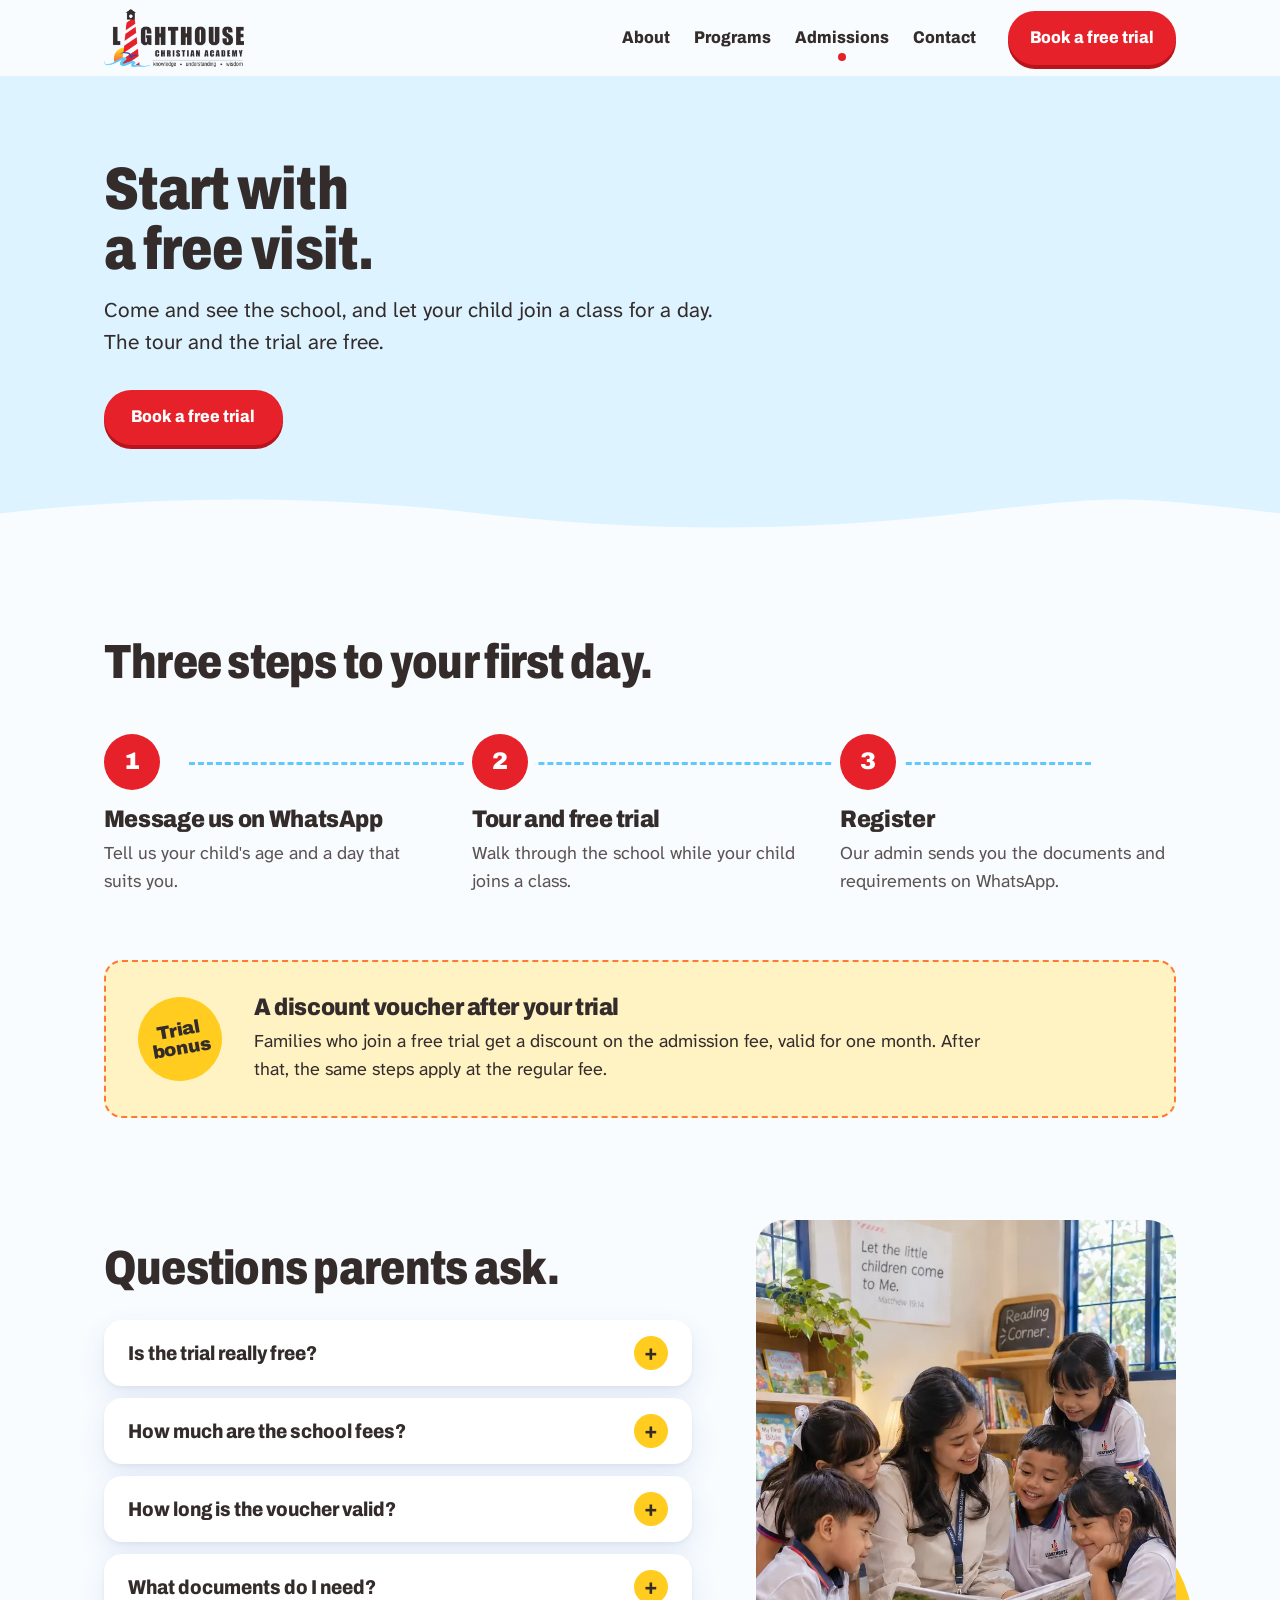
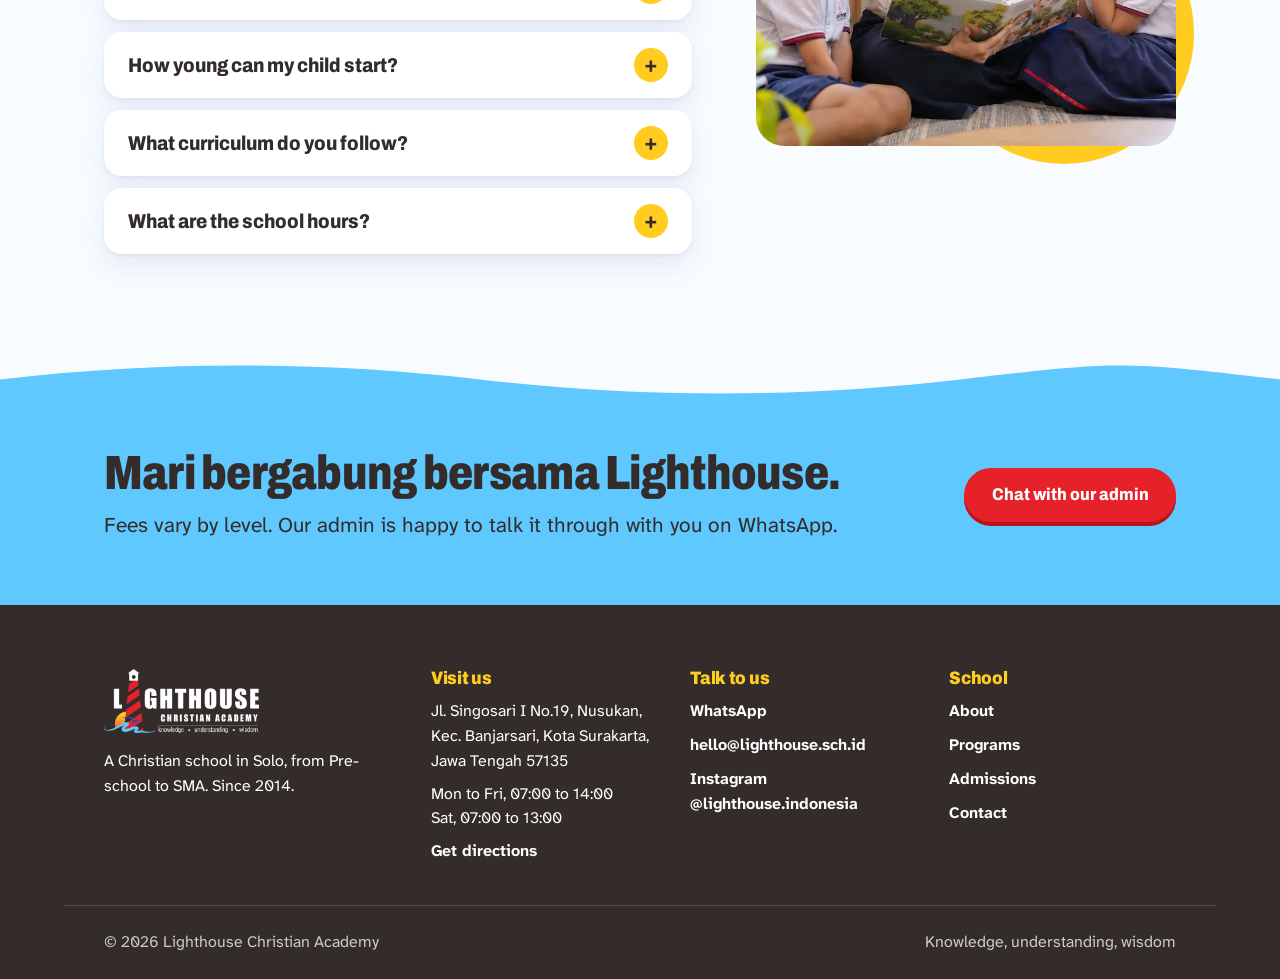
<file: admissions.html>
<!doctype html>
<html lang="en">
<head>
  <meta charset="utf-8">
  <meta name="viewport" content="width=device-width, initial-scale=1">
  <title>Admissions | Lighthouse Christian Academy</title>
  <meta name="description" content="Join Lighthouse Christian Academy, Solo: book a free trial and school tour on WhatsApp, get a one-month discount voucher, then register.">
  <link rel="canonical" href="https://lighthouse.sch.id/admissions.html">
  <meta property="og:type" content="website">
  <meta property="og:title" content="Admissions | Lighthouse Christian Academy">
  <meta property="og:description" content="Join Lighthouse Christian Academy, Solo: book a free trial and school tour on WhatsApp, get a one-month discount voucher, then register.">
  <meta property="og:url" content="https://lighthouse.sch.id/admissions.html">
  <meta property="og:image" content="https://lighthouse.sch.id/assets/img/brand/logo-lca-960.png">
  <meta name="theme-color" content="#DDF3FF">
  <link rel="icon" href="assets/img/brand/favicon.svg" type="image/svg+xml">
  <link rel="preconnect" href="https://fonts.googleapis.com">
  <link rel="preconnect" href="https://fonts.gstatic.com" crossorigin>
  <link rel="stylesheet" href="https://fonts.googleapis.com/css2?family=Archivo:wdth,wght@75..100,700..900&family=Atkinson+Hyperlegible+Next:wght@400;700&display=swap">
  <link rel="stylesheet" href="assets/css/tokens.css">
  <link rel="stylesheet" href="assets/css/main.css">
</head>
<body>
  <a class="skip-link" href="#main">Skip to content</a>

  <header class="site-header">
    <div class="container site-header__inner">
      <a class="brand" href="index.html" aria-label="Lighthouse Christian Academy home">
        <img src="assets/img/brand/logo-lca-480.webp" srcset="assets/img/brand/logo-lca-480.webp 1x, assets/img/brand/logo-lca-960.webp 2x" width="480" height="198" alt="Lighthouse Christian Academy">
      </a>
      <button class="nav-toggle" type="button" aria-expanded="false" aria-controls="site-nav">
        <span class="nav-toggle__bars" aria-hidden="true"></span> Menu
      </button>
      <nav class="site-nav" id="site-nav" aria-label="Main">
        <ul>
          <li><a href="about.html">About</a></li>
          <li><a href="programs.html">Programs</a></li>
          <li><a href="admissions.html" aria-current="page">Admissions</a></li>
          <li><a href="contact.html">Contact</a></li>
        </ul>
        <a class="btn btn--primary" href="https://wa.me/6287879044555?text=Halo%20Lighthouse%2C%20saya%20ingin%20menjadwalkan%20free%20trial%20%2F%20school%20tour." target="_blank" rel="noopener">Book a free trial</a>
      </nav>
    </div>
  </header>

  <main id="main" tabindex="-1">
    <section class="page-hero">
      <div class="container page-hero__inner">
        <div>
          <h1>Start with a free visit.</h1>
          <p class="lead">Come and see the school, and let your child join a class for a day. The tour and the trial are free.</p>
          <div class="btn-row">
            <a class="btn btn--primary" href="https://wa.me/6287879044555?text=Halo%20Lighthouse%2C%20saya%20ingin%20menjadwalkan%20free%20trial%20%2F%20school%20tour." target="_blank" rel="noopener">Book a free trial</a>
          </div>
        </div>
      </div>
      <svg class="edge" viewBox="0 0 1440 48" preserveAspectRatio="none" aria-hidden="true"><path d="M0 48V24C180 4 360 4 540 24S900 44 1080 24 1260 4 1440 24V48Z"/></svg>
    </section>

    <section class="section" aria-labelledby="steps-title">
      <div class="container">
        <h2 id="steps-title">Three steps to your first day.</h2>
        <ol class="path-steps">
          <li class="path-step"><h3>Message us on WhatsApp</h3><p>Tell us your child's age and a day that suits you.</p></li>
          <li class="path-step"><h3>Tour and free trial</h3><p>Walk through the school while your child joins a class.</p></li>
          <li class="path-step"><h3>Register</h3><p>Our admin sends you the documents and requirements on WhatsApp.</p></li>
        </ol>
        <div class="voucher">
          <span class="voucher__badge" aria-hidden="true">Trial<br>bonus</span>
          <div>
            <h3>A discount voucher after your trial</h3>
            <p>Families who join a free trial get a discount on the admission fee, valid for one month. After that, the same steps apply at the regular fee.</p>
          </div>
        </div>
      </div>
    </section>

    <section class="section" style="padding-top: 0" aria-labelledby="faq-title">
      <div class="container split split--wide-text" style="align-items: start">
        <div class="faq">
          <h2 id="faq-title">Questions parents ask.</h2>
          <details>
            <summary>Is the trial really free?</summary>
            <p>Yes. The school tour and the trial day are free, so you and your child can get to know us first.</p>
          </details>
          <details>
            <summary>How much are the school fees?</summary>
            <p>Fees vary by level. Message our admin on WhatsApp for a consultation and the current fee details.</p>
          </details>
          <details>
            <summary>How long is the voucher valid?</summary>
            <p>One month after your trial day. After that, registration is still open at the regular admission fee.</p>
          </details>
          <details>
            <summary>What documents do I need?</summary>
            <p>Our admin sends you the full list of documents and requirements on WhatsApp.</p>
          </details>
          <details>
            <summary>How young can my child start?</summary>
            <p>Pre-school starts from age 1.5, once your child can walk on their own.</p>
          </details>
          <details>
            <summary>What curriculum do you follow?</summary>
            <p>Indonesia's Kurikulum Merdeka, with God's Word learned and lived every day.</p>
          </details>
          <details>
            <summary>What are the school hours?</summary>
            <p>Monday to Friday 07:00 to 14:00, and Saturday 07:00 to 13:00.</p>
          </details>
        </div>
        <div class="photo-frame">
          <img src="assets/img/photos/teacher-reading-group.webp" width="785" height="981" loading="lazy" alt="A teacher reading a picture book with a small group of children in uniform" decoding="async">
        </div>
      </div>
    </section>
  </main>

  <svg class="edge edge--sky" viewBox="0 0 1440 48" preserveAspectRatio="none" aria-hidden="true"><path d="M0 48V24C180 4 360 4 540 24S900 44 1080 24 1260 4 1440 24V48Z"/></svg>
  <section class="cta-band" aria-labelledby="cta-title">
    <div class="container cta-band__inner">
      <div>
        <h2 id="cta-title">Mari bergabung bersama Lighthouse.</h2>
        <p>Fees vary by level. Our admin is happy to talk it through with you on WhatsApp.</p>
      </div>
      <div class="btn-row">
        <a class="btn btn--primary" href="https://wa.me/6287879044555?text=Halo%20Lighthouse%2C%20saya%20ingin%20menjadwalkan%20free%20trial%20%2F%20school%20tour." target="_blank" rel="noopener">Chat with our admin</a>
      </div>
    </div>
  </section>

  <footer class="site-footer">
    <div class="container site-footer__grid">
      <div>
        <img src="assets/img/brand/logo-lca-white-480.webp" srcset="assets/img/brand/logo-lca-white-480.webp 1x, assets/img/brand/logo-lca-white-960.webp 2x" width="480" height="198" alt="Lighthouse Christian Academy">
        <p>A Christian school in Solo, from Pre-school to SMA. Since 2014.</p>
      </div>
      <div>
        <h2>Visit us</h2>
        <address><p>Jl. Singosari I No.19, Nusukan,<br>Kec. Banjarsari, Kota Surakarta,<br>Jawa Tengah 57135</p></address>
        <p>Mon to Fri, 07:00 to 14:00<br>Sat, 07:00 to 13:00</p>
        <p><a href="https://www.google.com/maps/search/?api=1&amp;query=Jl.+Singosari+I+No.19+Nusukan+Surakarta" target="_blank" rel="noopener">Get directions</a></p>
      </div>
      <div>
        <h2>Talk to us</h2>
        <ul>
          <li><a href="https://wa.me/6287879044555" target="_blank" rel="noopener">WhatsApp</a></li>
          <li><a href="mailto:hello@lighthouse.sch.id">hello@lighthouse.sch.id</a></li>
          <li><a href="https://www.instagram.com/lighthouse.indonesia/" target="_blank" rel="noopener">Instagram @lighthouse.indonesia</a></li>
        </ul>
      </div>
      <div>
        <h2>School</h2>
        <ul>
          <li><a href="about.html">About</a></li>
          <li><a href="programs.html">Programs</a></li>
          <li><a href="admissions.html">Admissions</a></li>
          <li><a href="contact.html">Contact</a></li>
        </ul>
      </div>
    </div>
    <div class="container site-footer__bottom">
      <span>© <span data-year>2026</span> Lighthouse Christian Academy</span>
      <span>Knowledge, understanding, wisdom</span>
    </div>
  </footer>

  <script src="assets/js/main.js" defer></script>
</body>
</html>
</file>
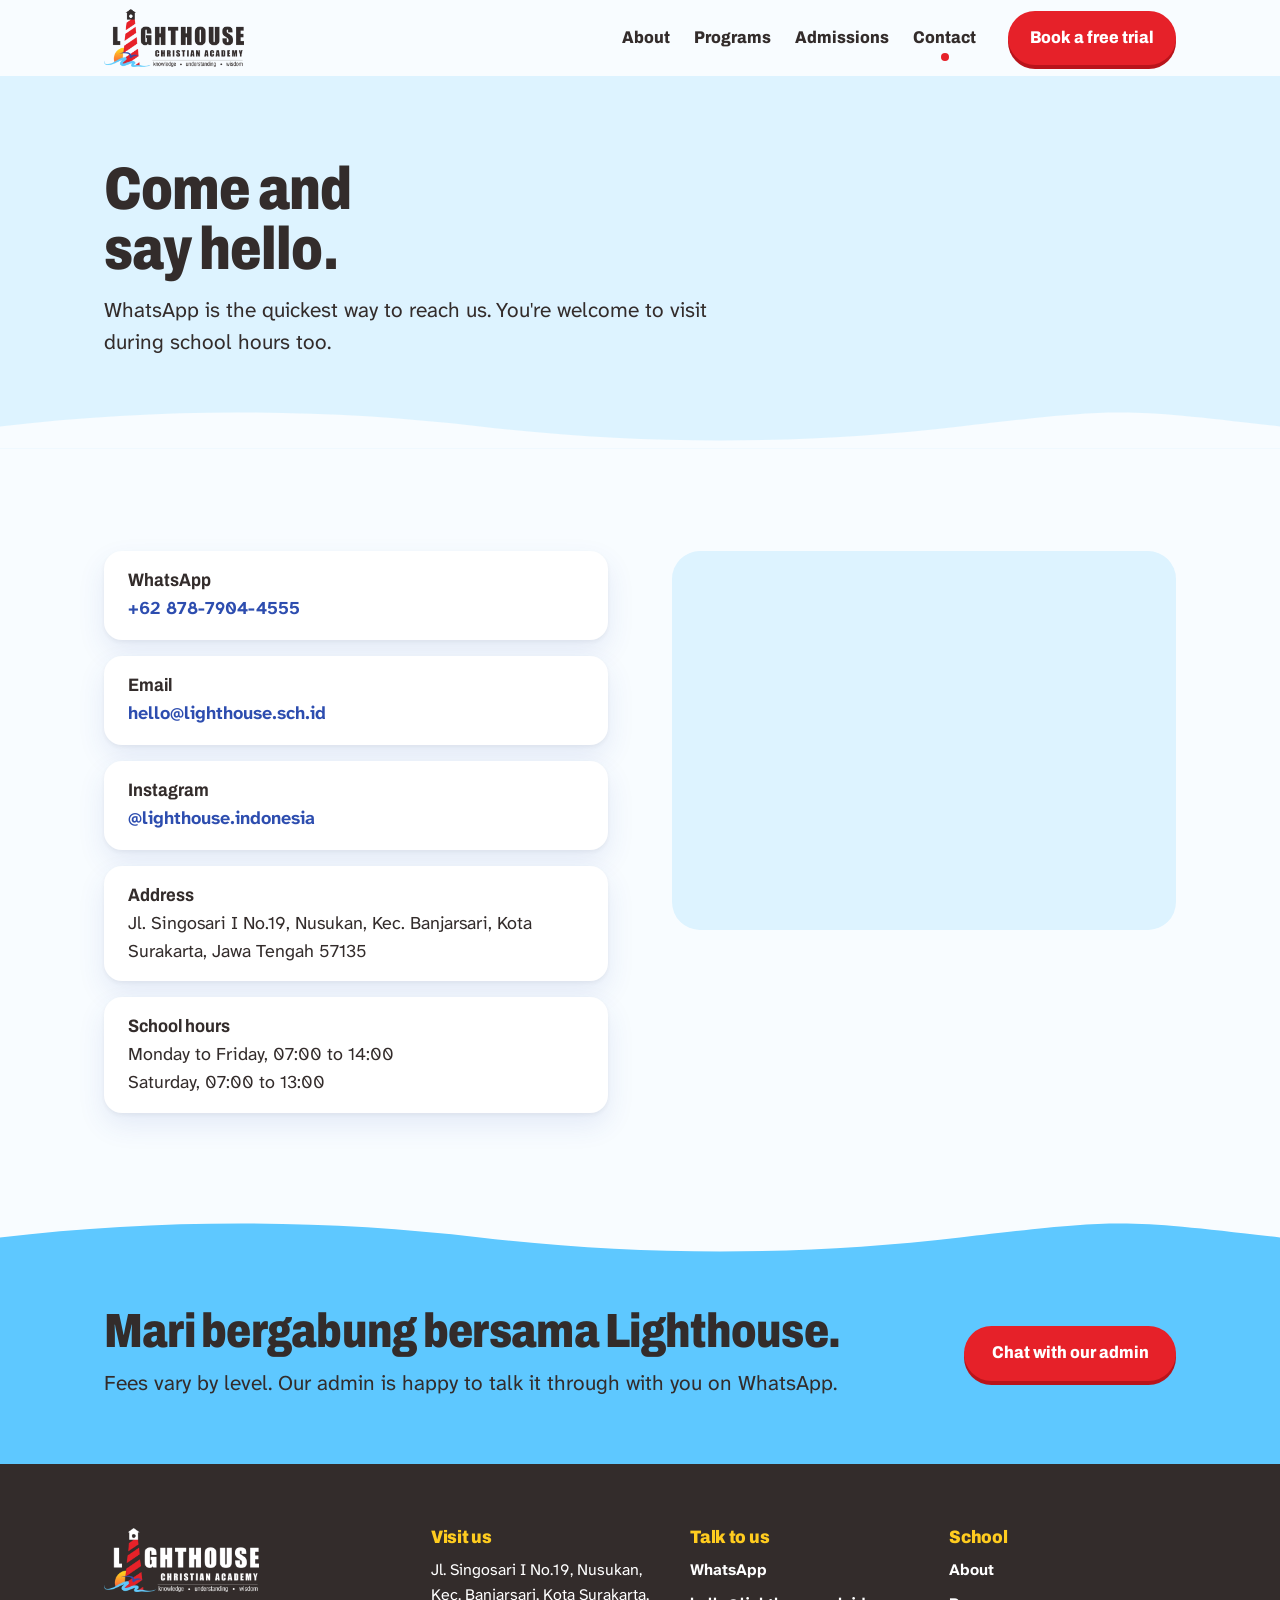
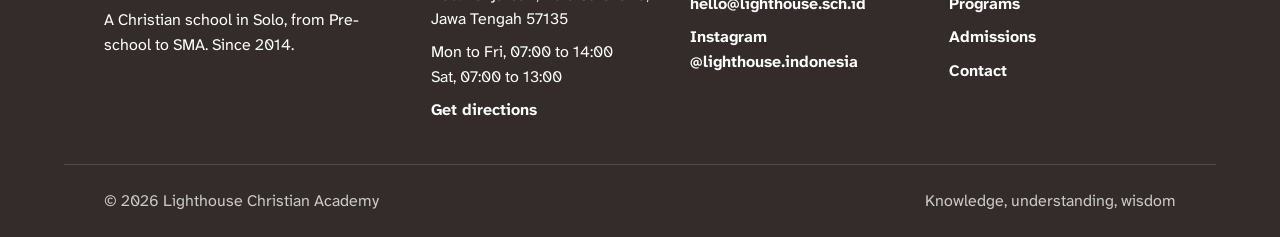
<file: contact.html>
<!doctype html>
<html lang="en">
<head>
  <meta charset="utf-8">
  <meta name="viewport" content="width=device-width, initial-scale=1">
  <title>Contact | Lighthouse Christian Academy</title>
  <meta name="description" content="Visit Lighthouse Christian Academy at Jl. Singosari I No.19, Nusukan, Surakarta. WhatsApp +62 878-7904-4555, email and school hours.">
  <link rel="canonical" href="https://lighthouse.sch.id/contact.html">
  <meta property="og:type" content="website">
  <meta property="og:title" content="Contact | Lighthouse Christian Academy">
  <meta property="og:description" content="Visit Lighthouse Christian Academy at Jl. Singosari I No.19, Nusukan, Surakarta. WhatsApp +62 878-7904-4555, email and school hours.">
  <meta property="og:url" content="https://lighthouse.sch.id/contact.html">
  <meta property="og:image" content="https://lighthouse.sch.id/assets/img/brand/logo-lca-960.png">
  <meta name="theme-color" content="#DDF3FF">
  <link rel="icon" href="assets/img/brand/favicon.svg" type="image/svg+xml">
  <link rel="preconnect" href="https://fonts.googleapis.com">
  <link rel="preconnect" href="https://fonts.gstatic.com" crossorigin>
  <link rel="stylesheet" href="https://fonts.googleapis.com/css2?family=Archivo:wdth,wght@75..100,700..900&family=Atkinson+Hyperlegible+Next:wght@400;700&display=swap">
  <link rel="stylesheet" href="assets/css/tokens.css">
  <link rel="stylesheet" href="assets/css/main.css">
</head>
<body>
  <a class="skip-link" href="#main">Skip to content</a>

  <header class="site-header">
    <div class="container site-header__inner">
      <a class="brand" href="index.html" aria-label="Lighthouse Christian Academy home">
        <img src="assets/img/brand/logo-lca-480.webp" srcset="assets/img/brand/logo-lca-480.webp 1x, assets/img/brand/logo-lca-960.webp 2x" width="480" height="198" alt="Lighthouse Christian Academy">
      </a>
      <button class="nav-toggle" type="button" aria-expanded="false" aria-controls="site-nav">
        <span class="nav-toggle__bars" aria-hidden="true"></span> Menu
      </button>
      <nav class="site-nav" id="site-nav" aria-label="Main">
        <ul>
          <li><a href="about.html">About</a></li>
          <li><a href="programs.html">Programs</a></li>
          <li><a href="admissions.html">Admissions</a></li>
          <li><a href="contact.html" aria-current="page">Contact</a></li>
        </ul>
        <a class="btn btn--primary" href="https://wa.me/6287879044555?text=Halo%20Lighthouse%2C%20saya%20ingin%20menjadwalkan%20free%20trial%20%2F%20school%20tour." target="_blank" rel="noopener">Book a free trial</a>
      </nav>
    </div>
  </header>

  <main id="main" tabindex="-1">
    <section class="page-hero">
      <div class="container page-hero__inner">
        <div>
          <h1>Come and say hello.</h1>
          <p class="lead">WhatsApp is the quickest way to reach us. You're welcome to visit during school hours too.</p>
        </div>
      </div>
      <svg class="edge" viewBox="0 0 1440 48" preserveAspectRatio="none" aria-hidden="true"><path d="M0 48V24C180 4 360 4 540 24S900 44 1080 24 1260 4 1440 24V48Z"/></svg>
    </section>

    <section class="section">
      <div class="container split" style="align-items: start">
        <ul class="contact-list">
          <li><strong>WhatsApp</strong><a href="https://wa.me/6287879044555?text=Halo%20Lighthouse%2C%20saya%20ingin%20menjadwalkan%20free%20trial%20%2F%20school%20tour." target="_blank" rel="noopener">+62 878-7904-4555</a></li>
          <li><strong>Email</strong><a href="mailto:hello@lighthouse.sch.id">hello@lighthouse.sch.id</a></li>
          <li><strong>Instagram</strong><a href="https://www.instagram.com/lighthouse.indonesia/" target="_blank" rel="noopener">@lighthouse.indonesia</a></li>
          <li><strong>Address</strong><address>Jl. Singosari I No.19, Nusukan, Kec. Banjarsari, Kota Surakarta, Jawa Tengah 57135</address></li>
          <li><strong>School hours</strong>Monday to Friday, 07:00 to 14:00<br>Saturday, 07:00 to 13:00</li>
        </ul>
        <iframe class="map" title="Map to Lighthouse Christian Academy" loading="lazy" referrerpolicy="no-referrer-when-downgrade"
          src="https://www.google.com/maps?q=Jl.+Singosari+I+No.19,+Nusukan,+Banjarsari,+Surakarta&amp;output=embed"></iframe>
      </div>
    </section>
  </main>

  <svg class="edge edge--sky" viewBox="0 0 1440 48" preserveAspectRatio="none" aria-hidden="true"><path d="M0 48V24C180 4 360 4 540 24S900 44 1080 24 1260 4 1440 24V48Z"/></svg>
  <section class="cta-band" aria-labelledby="cta-title">
    <div class="container cta-band__inner">
      <div>
        <h2 id="cta-title">Mari bergabung bersama Lighthouse.</h2>
        <p>Fees vary by level. Our admin is happy to talk it through with you on WhatsApp.</p>
      </div>
      <div class="btn-row">
        <a class="btn btn--primary" href="https://wa.me/6287879044555?text=Halo%20Lighthouse%2C%20saya%20ingin%20menjadwalkan%20free%20trial%20%2F%20school%20tour." target="_blank" rel="noopener">Chat with our admin</a>
      </div>
    </div>
  </section>

  <footer class="site-footer">
    <div class="container site-footer__grid">
      <div>
        <img src="assets/img/brand/logo-lca-white-480.webp" srcset="assets/img/brand/logo-lca-white-480.webp 1x, assets/img/brand/logo-lca-white-960.webp 2x" width="480" height="198" alt="Lighthouse Christian Academy">
        <p>A Christian school in Solo, from Pre-school to SMA. Since 2014.</p>
      </div>
      <div>
        <h2>Visit us</h2>
        <address><p>Jl. Singosari I No.19, Nusukan,<br>Kec. Banjarsari, Kota Surakarta,<br>Jawa Tengah 57135</p></address>
        <p>Mon to Fri, 07:00 to 14:00<br>Sat, 07:00 to 13:00</p>
        <p><a href="https://www.google.com/maps/search/?api=1&amp;query=Jl.+Singosari+I+No.19+Nusukan+Surakarta" target="_blank" rel="noopener">Get directions</a></p>
      </div>
      <div>
        <h2>Talk to us</h2>
        <ul>
          <li><a href="https://wa.me/6287879044555" target="_blank" rel="noopener">WhatsApp</a></li>
          <li><a href="mailto:hello@lighthouse.sch.id">hello@lighthouse.sch.id</a></li>
          <li><a href="https://www.instagram.com/lighthouse.indonesia/" target="_blank" rel="noopener">Instagram @lighthouse.indonesia</a></li>
        </ul>
      </div>
      <div>
        <h2>School</h2>
        <ul>
          <li><a href="about.html">About</a></li>
          <li><a href="programs.html">Programs</a></li>
          <li><a href="admissions.html">Admissions</a></li>
          <li><a href="contact.html">Contact</a></li>
        </ul>
      </div>
    </div>
    <div class="container site-footer__bottom">
      <span>© <span data-year>2026</span> Lighthouse Christian Academy</span>
      <span>Knowledge, understanding, wisdom</span>
    </div>
  </footer>

  <script src="assets/js/main.js" defer></script>
</body>
</html>
</file>
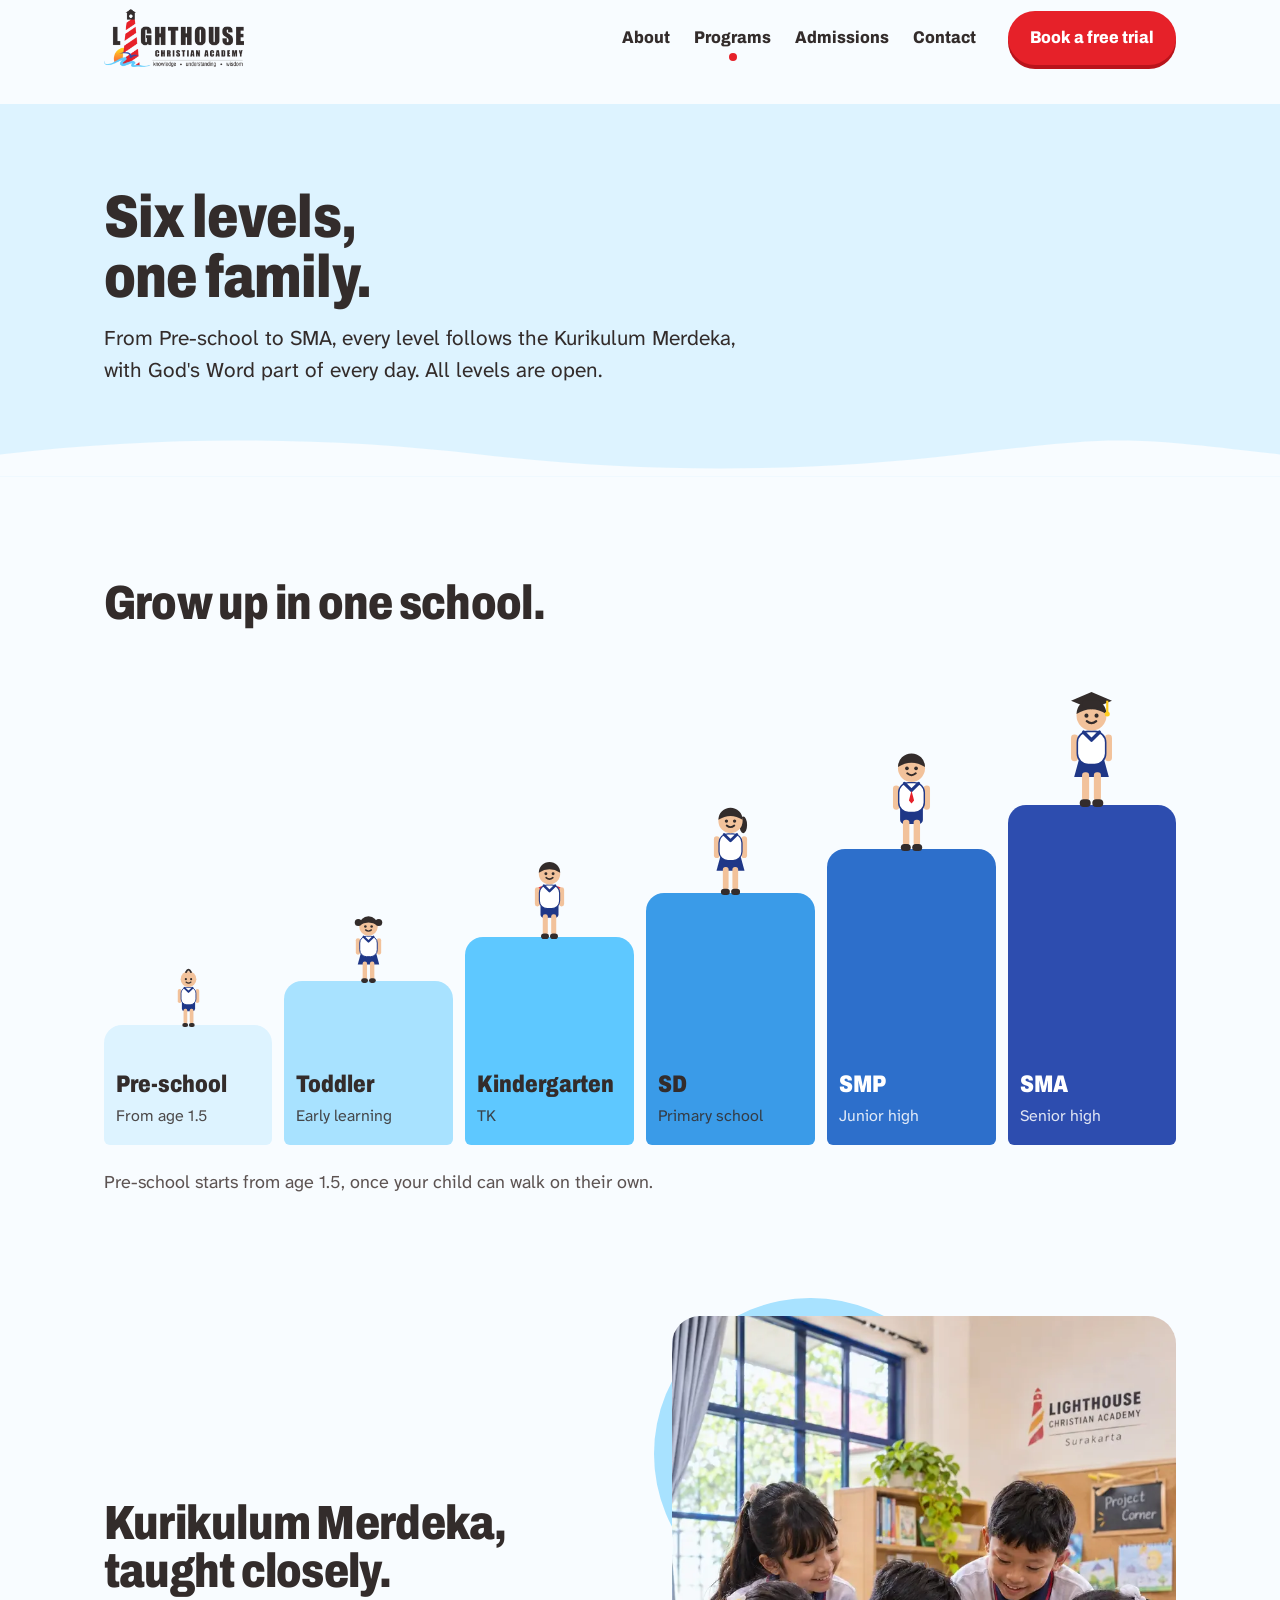
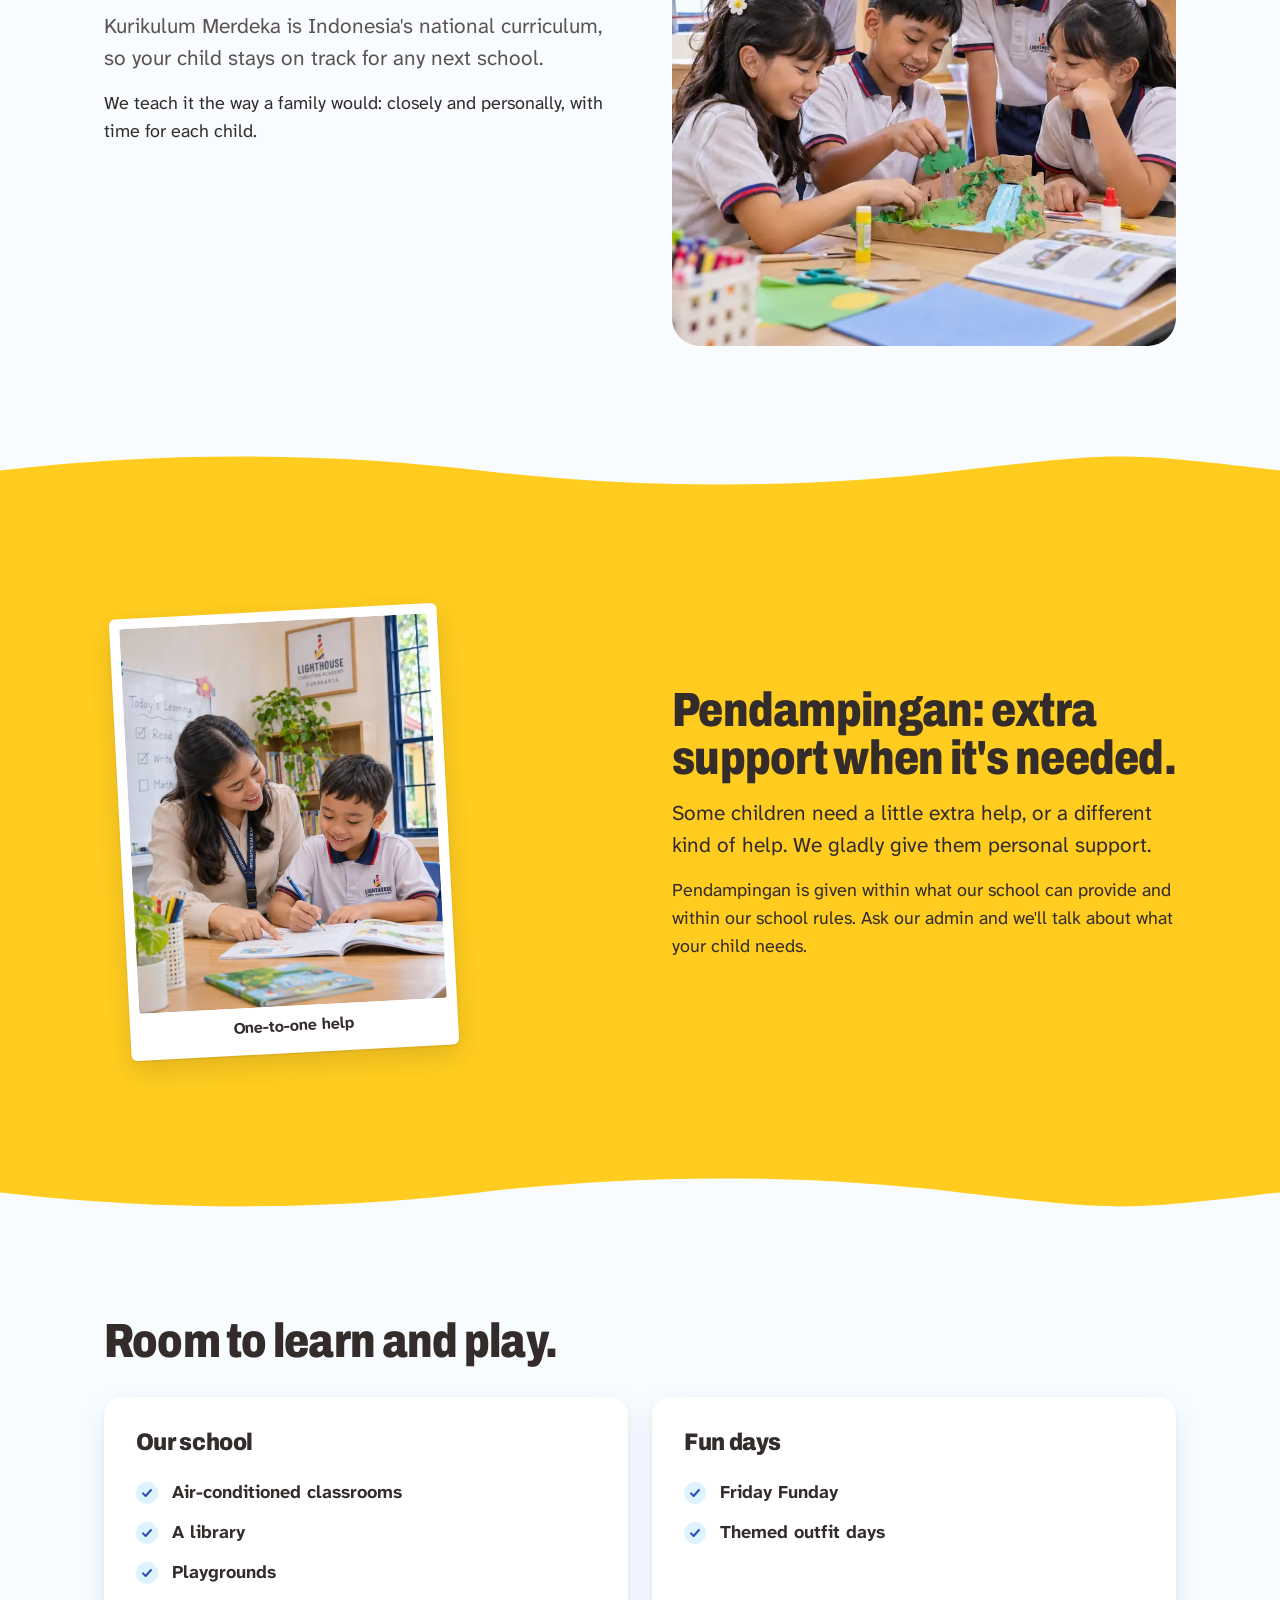
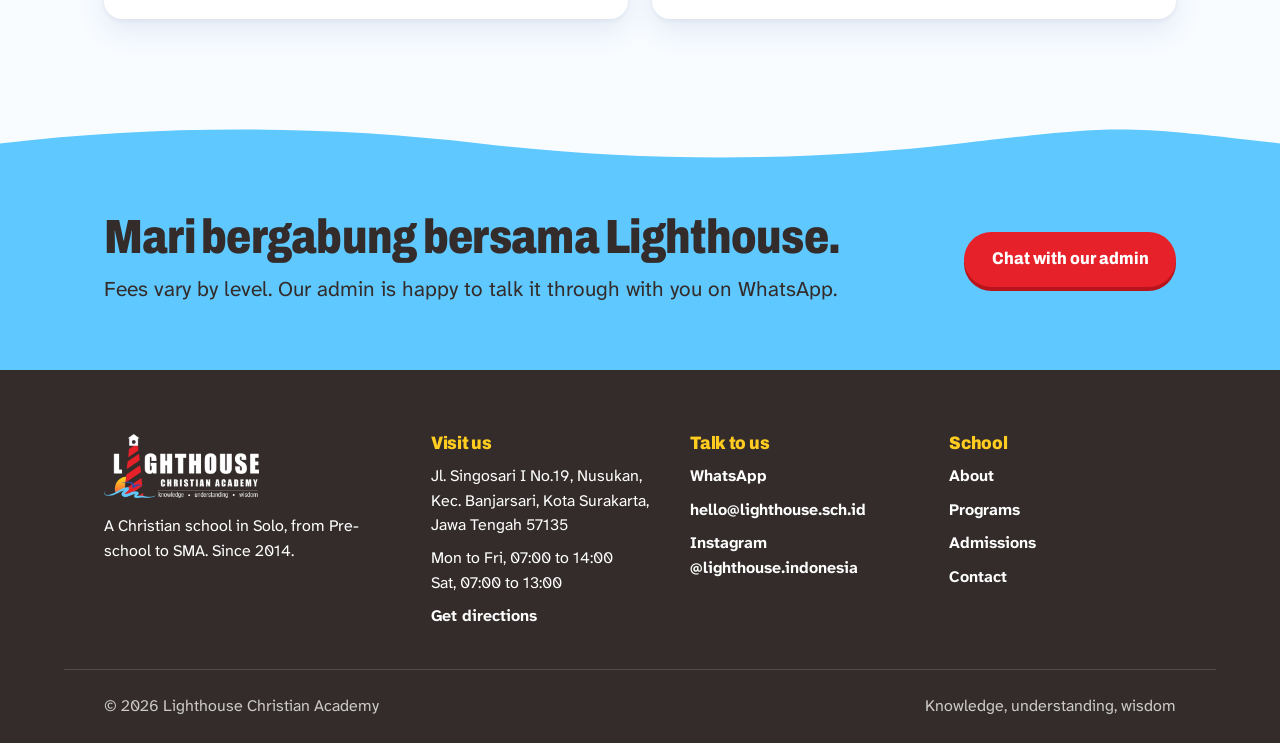
<file: programs.html>
<!doctype html>
<html lang="en">
<head>
  <meta charset="utf-8">
  <meta name="viewport" content="width=device-width, initial-scale=1">
  <title>Programs | Lighthouse Christian Academy</title>
  <meta name="description" content="Six levels at Lighthouse Christian Academy, Solo: Pre-school, Toddler, Kindergarten, SD, SMP and SMA. Kurikulum Merdeka plus Pendampingan support.">
  <link rel="canonical" href="https://lighthouse.sch.id/programs.html">
  <meta property="og:type" content="website">
  <meta property="og:title" content="Programs | Lighthouse Christian Academy">
  <meta property="og:description" content="Six levels at Lighthouse Christian Academy, Solo: Pre-school, Toddler, Kindergarten, SD, SMP and SMA. Kurikulum Merdeka plus Pendampingan support.">
  <meta property="og:url" content="https://lighthouse.sch.id/programs.html">
  <meta property="og:image" content="https://lighthouse.sch.id/assets/img/brand/logo-lca-960.png">
  <meta name="theme-color" content="#DDF3FF">
  <link rel="icon" href="assets/img/brand/favicon.svg" type="image/svg+xml">
  <link rel="preconnect" href="https://fonts.googleapis.com">
  <link rel="preconnect" href="https://fonts.gstatic.com" crossorigin>
  <link rel="stylesheet" href="https://fonts.googleapis.com/css2?family=Archivo:wdth,wght@75..100,700..900&family=Atkinson+Hyperlegible+Next:wght@400;700&display=swap">
  <link rel="stylesheet" href="assets/css/tokens.css">
  <link rel="stylesheet" href="assets/css/main.css">
</head>
<body>
  <a class="skip-link" href="#main">Skip to content</a>

  <header class="site-header">
    <div class="container site-header__inner">
      <a class="brand" href="index.html" aria-label="Lighthouse Christian Academy home">
        <img src="assets/img/brand/logo-lca-480.webp" srcset="assets/img/brand/logo-lca-480.webp 1x, assets/img/brand/logo-lca-960.webp 2x" width="480" height="198" alt="Lighthouse Christian Academy">
      </a>
      <button class="nav-toggle" type="button" aria-expanded="false" aria-controls="site-nav">
        <span class="nav-toggle__bars" aria-hidden="true"></span> Menu
      </button>
      <nav class="site-nav" id="site-nav" aria-label="Main">
        <ul>
          <li><a href="about.html">About</a></li>
          <li><a href="programs.html" aria-current="page">Programs</a></li>
          <li><a href="admissions.html">Admissions</a></li>
          <li><a href="contact.html">Contact</a></li>
        </ul>
        <a class="btn btn--primary" href="https://wa.me/6287879044555?text=Halo%20Lighthouse%2C%20saya%20ingin%20menjadwalkan%20free%20trial%20%2F%20school%20tour." target="_blank" rel="noopener">Book a free trial</a>
      </nav>
    </div>
  </header>

  <main id="main" tabindex="-1">
﻿    <section class="page-hero">
      <div class="container page-hero__inner">
        <div>
          <h1>Six levels, one family.</h1>
          <p class="lead">From Pre-school to SMA, every level follows the Kurikulum Merdeka, with God's Word part of every day. All levels are open.</p>
        </div>
      </div>
      <svg class="edge" viewBox="0 0 1440 48" preserveAspectRatio="none" aria-hidden="true"><path d="M0 48V24C180 4 360 4 540 24S900 44 1080 24 1260 4 1440 24V48Z"/></svg>
    </section>

    <section class="section" aria-labelledby="levels-title">
      <div class="container">
        <h2 id="levels-title">Grow up in one school.</h2>
        <svg class="kid-sprite" aria-hidden="true" focusable="false">
          <defs>
            <g id="kid-body">
              <rect class="k-skin" x="14" y="58" width="4.5" height="18" rx="2"/>
              <rect class="k-skin" x="21.5" y="58" width="4.5" height="18" rx="2"/>
              <rect class="k-ink" x="12.5" y="75" width="7" height="5" rx="2.5"/>
              <rect class="k-ink" x="20.5" y="75" width="7" height="5" rx="2.5"/>
              <rect class="k-skin" x="7" y="34" width="4.5" height="17" rx="2.2"/>
              <rect class="k-skin arm" x="28.5" y="34" width="4.5" height="17" rx="2.2"/>
              <rect class="k-shirt" x="11" y="32" width="18" height="21" rx="7"/>
              <path class="k-collar" d="M15 32.5l5 5 5-5"/>
              <circle class="k-skin" cx="20" cy="22" r="9.5"/>
              <circle class="k-ink" cx="16.8" cy="22" r="1.3"/>
              <circle class="k-ink" cx="23.2" cy="22" r="1.3"/>
              <path class="k-smile" d="M17 25.5q3 2.6 6 0"/>
            </g>
            <path id="kid-shorts" class="k-uniform" d="M12 50h16v8a3 3 0 0 1-3 3H15a3 3 0 0 1-3-3z"/>
            <path id="kid-skirt" class="k-uniform" d="M12 50h16l3 11H9z"/>
            <path id="kid-hair" class="k-ink" d="M10.5 21a9.5 9.5 0 0 1 19 0q-9.5-6-19 0z"/>
          </defs>
          <symbol id="kid-1" viewBox="0 0 40 80"><use href="#kid-shorts"/><use href="#kid-body"/><path class="k-tuft" d="M17 13.5q3-6 6 0"/></symbol>
          <symbol id="kid-2" viewBox="0 0 40 80"><use href="#kid-skirt"/><use href="#kid-body"/><use href="#kid-hair"/><circle class="k-ink" cx="9.5" cy="18" r="3.6"/><circle class="k-ink" cx="30.5" cy="18" r="3.6"/></symbol>
          <symbol id="kid-3" viewBox="0 0 40 80"><rect class="k-red" x="8.5" y="33" width="23" height="17" rx="5"/><use href="#kid-shorts"/><use href="#kid-body"/><use href="#kid-hair"/></symbol>
          <symbol id="kid-4" viewBox="0 0 40 80"><ellipse class="k-ink" cx="30" cy="25" rx="3" ry="6.5"/><use href="#kid-skirt"/><use href="#kid-body"/><use href="#kid-hair"/></symbol>
          <symbol id="kid-5" viewBox="0 0 40 80"><use href="#kid-shorts"/><use href="#kid-body"/><use href="#kid-hair"/><path class="k-red" d="M20 37.5l-1.8 7 1.8 2.2 1.8-2.2z"/></symbol>
          <symbol id="kid-6" viewBox="0 0 40 80"><use href="#kid-skirt"/><use href="#kid-body"/><use href="#kid-hair"/><polygon class="k-ink" points="7,12.5 20,7 33,12.5 20,18"/><rect class="k-ink" x="14.5" y="12.5" width="11" height="4.5" rx="1"/><path class="k-tassel" d="M30 12.5v8"/><circle class="k-sun" cx="30" cy="21" r="1.6"/></symbol>
        </svg>
        <ol class="stairs">
          <li class="stair" style="--i:0"><svg class="kid" aria-hidden="true"><use href="#kid-1"/></svg><p class="stair__name">Pre-school</p><p class="stair__note">From age 1.5</p></li>
          <li class="stair" style="--i:1"><svg class="kid" aria-hidden="true"><use href="#kid-2"/></svg><p class="stair__name">Toddler</p><p class="stair__note">Early learning</p></li>
          <li class="stair" style="--i:2"><svg class="kid" aria-hidden="true"><use href="#kid-3"/></svg><p class="stair__name">Kindergarten</p><p class="stair__note">TK</p></li>
          <li class="stair" style="--i:3"><svg class="kid" aria-hidden="true"><use href="#kid-4"/></svg><p class="stair__name">SD</p><p class="stair__note">Primary school</p></li>
          <li class="stair" style="--i:4"><svg class="kid" aria-hidden="true"><use href="#kid-5"/></svg><p class="stair__name">SMP</p><p class="stair__note">Junior high</p></li>
          <li class="stair" style="--i:5"><svg class="kid" aria-hidden="true"><use href="#kid-6"/></svg><p class="stair__name">SMA</p><p class="stair__note">Senior high</p></li>
        </ol>
        <p class="stairs-note">Pre-school starts from age 1.5, once your child can walk on their own.</p>
      </div>
    </section>

    <section class="section" style="padding-top: 0">
      <div class="container split">
        <div>
          <h2>Kurikulum Merdeka, taught closely.</h2>
          <p class="lead">Kurikulum Merdeka is Indonesia's national curriculum, so your child stays on track for any next school.</p>
          <p>We teach it the way a family would: closely and personally, with time for each child.</p>
        </div>
        <div class="photo-frame photo-frame--sky">
          <img src="assets/img/photos/sd-project-work.webp" width="785" height="981" loading="lazy" alt="Primary students building a model landscape together" decoding="async">
        </div>
      </div>
    </section>

    <svg class="edge edge--sun" viewBox="0 0 1440 48" preserveAspectRatio="none" aria-hidden="true"><path d="M0 48V24C180 4 360 4 540 24S900 44 1080 24 1260 4 1440 24V48Z"/></svg>
    <section class="section band-sun" aria-labelledby="pendampingan-title">
      <div class="container split">
        <div class="polaroids" style="grid-template-columns: 1fr; max-width: 360px;">
          <figure class="polaroid">
            <img src="assets/img/photos/teacher-one-to-one.webp" width="785" height="981" loading="lazy" alt="A teacher helping one boy with his workbook" decoding="async">
            <figcaption>One-to-one help</figcaption>
          </figure>
        </div>
        <div>
          <h2 id="pendampingan-title">Pendampingan: extra support when it's needed.</h2>
          <p class="lead" style="color: var(--ink)">Some children need a little extra help, or a different kind of help. We gladly give them personal support.</p>
          <p>Pendampingan is given within what our school can provide and within our school rules. Ask our admin and we'll talk about what your child needs.</p>
        </div>
      </div>
    </section>
    <svg class="edge edge--sun edge--flip" viewBox="0 0 1440 48" preserveAspectRatio="none" aria-hidden="true"><path d="M0 48V24C180 4 360 4 540 24S900 44 1080 24 1260 4 1440 24V48Z"/></svg>

    <section class="section" aria-labelledby="life-title">
      <div class="container">
        <h2 id="life-title">Room to learn and play.</h2>
        <div class="cols-2">
          <div class="note">
            <h3>Our school</h3>
            <ul class="ticks">
              <li>Air-conditioned classrooms</li>
              <li>A library</li>
              <li>Playgrounds</li>
            </ul>
          </div>
          <div class="note">
            <h3>Fun days</h3>
            <ul class="ticks">
              <li>Friday Funday</li>
              <li>Themed outfit days</li>
            </ul>
          </div>
        </div>
      </div>
    </section>
  </main>

  <svg class="edge edge--sky" viewBox="0 0 1440 48" preserveAspectRatio="none" aria-hidden="true"><path d="M0 48V24C180 4 360 4 540 24S900 44 1080 24 1260 4 1440 24V48Z"/></svg>
  <section class="cta-band" aria-labelledby="cta-title">
    <div class="container cta-band__inner">
      <div>
        <h2 id="cta-title">Mari bergabung bersama Lighthouse.</h2>
        <p>Fees vary by level. Our admin is happy to talk it through with you on WhatsApp.</p>
      </div>
      <div class="btn-row">
        <a class="btn btn--primary" href="https://wa.me/6287879044555?text=Halo%20Lighthouse%2C%20saya%20ingin%20menjadwalkan%20free%20trial%20%2F%20school%20tour." target="_blank" rel="noopener">Chat with our admin</a>
      </div>
    </div>
  </section>

  <footer class="site-footer">
    <div class="container site-footer__grid">
      <div>
        <img src="assets/img/brand/logo-lca-white-480.webp" srcset="assets/img/brand/logo-lca-white-480.webp 1x, assets/img/brand/logo-lca-white-960.webp 2x" width="480" height="198" alt="Lighthouse Christian Academy">
        <p>A Christian school in Solo, from Pre-school to SMA. Since 2014.</p>
      </div>
      <div>
        <h2>Visit us</h2>
        <address><p>Jl. Singosari I No.19, Nusukan,<br>Kec. Banjarsari, Kota Surakarta,<br>Jawa Tengah 57135</p></address>
        <p>Mon to Fri, 07:00 to 14:00<br>Sat, 07:00 to 13:00</p>
        <p><a href="https://www.google.com/maps/search/?api=1&amp;query=Jl.+Singosari+I+No.19+Nusukan+Surakarta" target="_blank" rel="noopener">Get directions</a></p>
      </div>
      <div>
        <h2>Talk to us</h2>
        <ul>
          <li><a href="https://wa.me/6287879044555" target="_blank" rel="noopener">WhatsApp</a></li>
          <li><a href="mailto:hello@lighthouse.sch.id">hello@lighthouse.sch.id</a></li>
          <li><a href="https://www.instagram.com/lighthouse.indonesia/" target="_blank" rel="noopener">Instagram @lighthouse.indonesia</a></li>
        </ul>
      </div>
      <div>
        <h2>School</h2>
        <ul>
          <li><a href="about.html">About</a></li>
          <li><a href="programs.html">Programs</a></li>
          <li><a href="admissions.html">Admissions</a></li>
          <li><a href="contact.html">Contact</a></li>
        </ul>
      </div>
    </div>
    <div class="container site-footer__bottom">
      <span>© <span data-year>2026</span> Lighthouse Christian Academy</span>
      <span>Knowledge, understanding, wisdom</span>
    </div>
  </footer>

  <script src="assets/js/main.js" defer></script>
</body>
</html>
</file>
<file: assets/css/tokens.css>
/* =========================================================
   Lighthouse Christian Academy: design tokens
   The ONLY place colors, fonts, spacing and radii are defined.
   Colors are sampled from brand_assets/Logo-LCA.png.
   See docs/design-plan.md for the reasoning.
   ========================================================= */

:root {
  /* Brand (from logo) */
  --ink: #332C2B;        /* wordmark: text, footer */
  --ink-70: #5C5352;     /* secondary text, 7:1 on canvas */
  --red: #E62129;        /* lighthouse stripes: the one action color */
  --red-dark: #B9141B;
  --blue: #2D4DAF;       /* seagull: links, verse section */
  --blue-dark: #1F3787;
  --sun: #FFCC1F;        /* sun: happy color blocks, lamp */
  --sun-soft: #FFF3C4;
  --orange: #FF7935;     /* sun bottom: decorative only */
  --sky: #5EC8FF;        /* wave */
  --sky-mid: #A8E2FF;
  --sky-soft: #DDF3FF;

  /* Level steps: light blue (Pre-school) to dark blue (SMA) */
  --level-1: #DDF3FF;
  --level-2: #A8E2FF;
  --level-3: #5EC8FF;
  --level-4: #3A9BE8;
  --level-5: #2D6FCB;
  --level-6: #2D4DAF;

  /* Kid figures */
  --skin: #F2C29B;
  --uniform: #1F3787;

  /* Neutrals */
  --canvas: #F8FCFF;     /* a whisper of sky, not cream */
  --white: #FFFFFF;
  --line: #D6E4EC;

  /* Semantic */
  --text: var(--ink);
  --text-muted: var(--ink-70);
  --link: var(--blue);
  --focus: var(--blue);

  /* Type */
  --font-display: "Archivo", "Arial Narrow", Arial, sans-serif;
  --font-body: "Atkinson Hyperlegible Next", "Atkinson Hyperlegible", "Segoe UI", system-ui, sans-serif;

  /* Scale: 14 · 16 · 18 · 21 · 24 · 36 · 48 · 60 · 72 */
  --fs-sm: 0.875rem;
  --fs-md: 1rem;
  --fs-base: 1.125rem;
  --fs-lead: 1.3125rem;
  --fs-h3: 1.5rem;
  --fs-h2: clamp(2.25rem, 1.6rem + 2.4vw, 3rem);
  --fs-big: clamp(2.75rem, 1.8rem + 3.6vw, 3.75rem);
  --fs-h1: clamp(3rem, 1.9rem + 4.4vw, 4.5rem);

  /* Spacing */
  --s-1: 0.25rem;
  --s-2: 0.5rem;
  --s-3: 0.75rem;
  --s-4: 1rem;
  --s-5: 1.5rem;
  --s-6: 2rem;
  --s-7: 3rem;
  --s-8: 4rem;
  --s-9: 6rem;
  --section-y: clamp(4rem, 2.8rem + 4.5vw, 7rem);

  /* Layout */
  --container: 72rem;
  --gutter: clamp(1rem, 0.4rem + 2.6vw, 2.5rem);

  /* Shape: round and friendly, but varied by role */
  --r-btn: 999px;
  --r-photo: 28px;
  --r-card: 18px;
  --r-small: 6px;
  --shadow-soft: 0 2px 4px rgb(51 44 43 / 0.06), 0 12px 28px rgb(45 77 175 / 0.10);
  --shadow-print: 0 1px 2px rgb(51 44 43 / 0.12), 0 10px 24px rgb(51 44 43 / 0.14);

  /* Motion */
  --ease-out: cubic-bezier(0.22, 0.8, 0.3, 1);
  --ease-bounce: cubic-bezier(0.34, 1.56, 0.64, 1);
}
</file>
<file: assets/css/main.css>
/* =========================================================
   Lighthouse Christian Academy: base, layout, components
   Colors/fonts/spacing come from tokens.css only.
   ========================================================= */

/* ---------- Reset & base ---------- */
*, *::before, *::after { box-sizing: border-box; }
html { -webkit-text-size-adjust: 100%; overflow-x: hidden; overflow-x: clip; scroll-padding-top: 96px; /* anchors land below the sticky header */ }
main:focus { outline: none; } /* main gets focus from the skip link; no ring around the whole page */
body {
  margin: 0;
  overflow-x: hidden; overflow-x: clip;
  font-family: var(--font-body);
  font-size: var(--fs-base);
  line-height: 1.55;
  color: var(--text);
  background: var(--canvas);
  -webkit-font-smoothing: antialiased;
}
img, svg, iframe { display: block; max-width: 100%; }
img { height: auto; }
h1, h2, h3 {
  font-family: var(--font-display);
  font-weight: 850;
  font-stretch: 80%;
  line-height: 1;
  letter-spacing: -0.015em;
  margin: 0 0 var(--s-4);
  text-wrap: balance;
}
h1 { font-size: var(--fs-h1); }
h2 { font-size: var(--fs-h2); }
h3 { font-size: var(--fs-h3); line-height: 1.1; font-stretch: 90%; }
p { margin: 0 0 var(--s-4); max-width: 62ch; text-wrap: pretty; }
/* Links: no underline at rest (bold + blue instead); a line grows in on hover, a little squish on click */
a { color: var(--link); text-decoration: none; }
a:where(:not(.btn, .brand, .skip-link)) {
  display: inline-block; font-weight: 700;
  background: linear-gradient(currentColor, currentColor) 0 100% / 0 2px no-repeat;
  padding-bottom: 1px;
  transition: background-size 0.3s var(--ease-out), color 0.2s, transform 0.2s var(--ease-bounce);
}
a:where(:not(.btn, .brand, .skip-link)):hover { background-size: 100% 2px; color: var(--blue-dark); }
a:where(:not(.btn, .brand, .skip-link)):active { transform: scale(0.94); color: var(--red); }
:focus-visible { outline: 3px solid var(--focus); outline-offset: 3px; border-radius: 4px; }
ul, ol { margin: 0; padding: 0; }
address { font-style: normal; }

.skip-link {
  position: absolute; left: var(--s-4); top: -100px; z-index: 100;
  background: var(--ink); color: var(--white); padding: var(--s-3) var(--s-4);
  border-radius: var(--r-small); text-decoration: none;
}
.skip-link:focus { top: var(--s-4); color: var(--white); }
.visually-hidden {
  position: absolute !important; width: 1px; height: 1px; overflow: hidden;
  clip: rect(0 0 0 0); white-space: nowrap;
}

/* ---------- Layout ---------- */
.container { width: 100%; max-width: var(--container); margin-inline: auto; padding-inline: var(--gutter); }
.section { padding-block: var(--section-y); }
.lead { font-size: var(--fs-lead); line-height: 1.5; color: var(--ink-70); }
.muted { color: var(--text-muted); }

.split { display: grid; gap: var(--s-7); align-items: center; }
@media (min-width: 900px) {
  .split { grid-template-columns: 1fr 1fr; gap: var(--s-8); }
  .split--wide-text { grid-template-columns: 7fr 5fr; }
}

/* Wavy edge between color bands. Set `color` to the band's color. */
.edge { display: block; width: 100%; height: clamp(24px, 3.5vw, 48px); }
.edge path { fill: currentColor; }
.edge--flip { transform: scaleY(-1); margin-top: -1px; }
.edge + .band-sun, .edge + .band-blue, .edge + .cta-band { margin-top: -1px; }

/* ---------- Buttons ---------- */
.btn {
  display: inline-flex; align-items: center; justify-content: center; gap: var(--s-2);
  min-height: 52px; padding: 0.75rem 1.6rem;
  font-family: var(--font-display); font-weight: 800; font-stretch: 90%; font-size: 1.0625rem;
  border-radius: var(--r-btn); border: 2.5px solid transparent;
  text-decoration: none; cursor: pointer;
  transition: transform 0.35s var(--ease-bounce), background-color 0.2s, color 0.2s, box-shadow 0.2s;
}
.btn:hover { transform: translateY(-3px) rotate(-1.5deg); }
.btn:active { transform: translateY(0) scale(0.97); }
.btn svg { width: 22px; height: 22px; fill: currentColor; flex: none; }
.btn--primary { background: var(--red); color: var(--white); box-shadow: 0 4px 0 var(--red-dark); }
.btn--primary:hover { background: var(--red); color: var(--white); box-shadow: 0 7px 0 var(--red-dark); }
.btn--primary:active { box-shadow: 0 2px 0 var(--red-dark); }
.btn--outline { border-color: var(--ink); color: var(--ink); background: var(--white); }
.btn--outline:hover { color: var(--ink); background: var(--sun); }
.btn-row { display: flex; flex-wrap: wrap; gap: var(--s-3); margin-top: var(--s-6); }

/* ---------- Header ---------- */
.site-header {
  position: sticky; top: 0; z-index: 50;
  background: var(--canvas); /* fallback for browsers without color-mix */
  background: color-mix(in srgb, var(--canvas) 92%, transparent);
  backdrop-filter: blur(8px);
  transition: box-shadow 0.25s;
}
.site-header.is-scrolled { box-shadow: 0 1px 0 var(--line), 0 6px 18px rgb(45 77 175 / 0.07); }
.site-header__inner { display: flex; align-items: center; justify-content: space-between; gap: var(--s-5); min-height: 76px; }
.brand { display: block; flex: none; }
.brand img { width: auto; height: 48px; }
@media (min-width: 1100px) { .brand img { height: 58px; } }

.nav-toggle {
  display: inline-flex; align-items: center; gap: var(--s-2); min-height: 44px;
  background: var(--white); border: 2.5px solid var(--ink); border-radius: var(--r-btn); color: var(--ink);
  font-family: var(--font-display); font-weight: 800; font-size: var(--fs-md);
  padding: 0.4rem 1rem; cursor: pointer;
}
.nav-toggle__bars { position: relative; width: 16px; height: 2.5px; background: currentColor; border-radius: 2px; }
.nav-toggle__bars::before, .nav-toggle__bars::after {
  content: ""; position: absolute; left: 0; width: 16px; height: 2.5px; background: currentColor; border-radius: 2px;
  transition: transform 0.25s var(--ease-out);
}
.nav-toggle__bars::before { top: -5px; }
.nav-toggle__bars::after { top: 5px; }
.nav-toggle[aria-expanded="true"] .nav-toggle__bars { background: transparent; }
.nav-toggle[aria-expanded="true"] .nav-toggle__bars::before { transform: translateY(5px) rotate(45deg); }
.nav-toggle[aria-expanded="true"] .nav-toggle__bars::after { transform: translateY(-5px) rotate(-45deg); }

.site-nav { display: none; }
.site-nav.is-open {
  display: block; position: absolute; left: 0; right: 0; top: 100%;
  background: var(--canvas); box-shadow: 0 12px 24px rgb(45 77 175 / 0.12);
  padding: var(--s-3) var(--gutter) var(--s-6);
  animation: drop-in 0.3s var(--ease-out);
}
@keyframes drop-in { from { opacity: 0; transform: translateY(-8px); } }
.site-nav ul { list-style: none; display: flex; flex-direction: column; }
.site-nav ul a {
  display: block; background: none; padding: var(--s-3) 0; color: var(--ink); text-decoration: none;
  font-family: var(--font-display); font-weight: 800; font-stretch: 90%; font-size: 1.5rem;
}
.site-nav ul a[aria-current="page"] { color: var(--red); }
.site-nav .btn { margin-top: var(--s-4); width: 100%; }

@media (min-width: 960px) {
  .nav-toggle { display: none; }
  .site-nav, .site-nav.is-open {
    display: flex; position: static; padding: 0; background: none; box-shadow: none; animation: none;
    align-items: center; gap: var(--s-6);
  }
  .site-nav ul { flex-direction: row; gap: var(--s-5); }
  .site-nav ul a { font-size: 1.0625rem; padding: var(--s-2) 0; position: relative; }
  .site-nav ul a::after {
    content: ""; position: absolute; left: 50%; bottom: -2px; width: 8px; height: 8px; border-radius: 50%;
    background: var(--sun); transform: translateX(-50%) scale(0); transition: transform 0.3s var(--ease-bounce);
  }
  .site-nav ul a:hover::after { transform: translateX(-50%) scale(1); }
  .site-nav ul a[aria-current="page"] { color: var(--ink); }
  .site-nav ul a[aria-current="page"]::after { background: var(--red); transform: translateX(-50%) scale(1); }
  .site-nav .btn { margin: 0; width: auto; min-height: 46px; padding-inline: 1.25rem; }
}

/* ---------- Home hero: the lighthouse scene (the one signature) ---------- */
.hero { position: relative; background: var(--sky-soft); overflow: hidden; }
.hero__grid { position: relative; display: grid; gap: var(--s-5); align-items: end; padding-top: clamp(2.5rem, 1rem + 5vw, 5rem); }
@media (min-width: 900px) { .hero__grid { grid-template-columns: 1.1fr 0.9fr; gap: var(--s-6); } }
.hero__text { position: relative; z-index: 2; padding-bottom: clamp(3.5rem, 2rem + 4vw, 6rem); }
@media (max-width: 899px) { .hero__text { padding-bottom: 0; } }
/* full-width sea: wider than the screen so its ends never show while it drifts */
.hero__sea {
  position: relative; z-index: 2; display: block; width: 100%; overflow: visible;
  height: clamp(48px, 2rem + 3vw, 80px); margin-top: calc(-1 * clamp(34px, 1.2rem + 2.4vw, 58px));
}
.hero h1 { max-width: 12ch; }
.hero .lead { color: var(--ink); max-width: 34ch; }
.hero__scene { position: relative; z-index: 1; width: 100%; max-width: 440px; margin-inline: auto; overflow: visible; }
@media (max-width: 899px) { .hero__scene { max-width: 340px; margin-top: calc(-1 * var(--s-5)); } }
.hero .edge { color: var(--canvas); background: var(--sky); margin-top: -2px; position: relative; z-index: 3; }

/* scene paint */
.lh-ink { fill: var(--ink); }
.lh-red { fill: var(--red); }
.lh-white { fill: var(--white); }
.lh-sun { fill: var(--sun); }
.lh-sky { fill: var(--sky); }
.lh-sky-mid { fill: var(--sky-mid); }
.lh-cloud { fill: var(--white); }
.lh-gull { fill: none; stroke: var(--blue); stroke-width: 3.5; stroke-linecap: round; stroke-linejoin: round; }
.lh-sun-grad-a { stop-color: var(--sun); }
.lh-sun-grad-b { stop-color: var(--orange); }
.lh-beam-a { stop-color: var(--sun); stop-opacity: 0.75; }
.lh-beam-b { stop-color: var(--sun); stop-opacity: 0; }

/* scene motion: one orchestrated load, then gentle loops */
.hero__scene .sun { transform-box: fill-box; transform-origin: center; animation: sun-rise 1.2s var(--ease-out) 0.15s both; }
.hero__scene .lamp { animation: lamp-on 0.5s ease-out 1s both; }
.hero__scene .beam { transform-box: view-box; transform-origin: 210px 128px; animation: beam-on 0.8s ease-out 1.2s both, beam-sweep 7s ease-in-out 2s infinite alternate; }
.hero__sea .waves-back { animation: wave-drift 6s ease-in-out -2s infinite alternate; }
.hero__sea .waves-front { animation: wave-drift 4.5s ease-in-out -1s infinite alternate-reverse; }
.hero__scene .gull-1 { animation: gull-glide 9s ease-in-out -3s infinite alternate; }
.hero__scene .gull-2 { animation: gull-glide 11s ease-in-out -7s infinite alternate-reverse; }
.hero__scene .cloud-1 { animation: cloud-drift 18s ease-in-out -4s infinite alternate; }
.hero__scene .cloud-2 { animation: cloud-drift 24s ease-in-out -10s infinite alternate-reverse; }

@keyframes sun-rise { from { opacity: 0; transform: translateY(70px) scale(0.85); } }
@keyframes lamp-on { from { opacity: 0.15; } }
@keyframes beam-on { from { opacity: 0; } }
@keyframes beam-sweep { from { transform: rotate(-7deg); } to { transform: rotate(9deg); } }
@keyframes wave-drift { from { transform: translateX(-60px); } to { transform: translateX(40px); } }
@keyframes gull-glide { from { transform: translate(0, 0); } 50% { transform: translate(18px, -10px); } to { transform: translate(36px, 4px); } }
@keyframes cloud-drift { from { transform: translateX(-16px); } to { transform: translateX(22px); } }

/* ---------- Family intro ---------- */
.photo-frame { position: relative; }
.photo-frame img { position: relative; z-index: 1; width: 100%; border-radius: var(--r-photo); aspect-ratio: 4 / 5; object-fit: cover; }
.photo-frame::before {
  content: ""; position: absolute; z-index: 0; inset: auto -18px -18px auto; width: 62%; aspect-ratio: 1;
  border-radius: 50%; background: var(--sun);
}
.photo-frame--sky::before { background: var(--sky-mid); inset: -18px auto auto -18px; }
.ticks { list-style: none; display: grid; gap: var(--s-3); margin-top: var(--s-5); }
.ticks li { position: relative; padding-left: 2.25rem; font-weight: 700; }
.ticks li::before {
  content: ""; position: absolute; left: 0; top: 0.15em; width: 1.4rem; height: 1.4rem; border-radius: 50%;
  background: var(--sky-soft) url("data:image/svg+xml,%3Csvg xmlns='http://www.w3.org/2000/svg' viewBox='0 0 24 24'%3E%3Cpath d='M6 12.5l4 4 8-9' fill='none' stroke='%232D4DAF' stroke-width='3' stroke-linecap='round' stroke-linejoin='round'/%3E%3C/svg%3E") center / 70% no-repeat;
}

/* ---------- Pillars: sun band, big words in rows ---------- */
.band-sun { background: var(--sun); }
.edge--sun { color: var(--sun); }
.pillar-rows { list-style: none; margin-top: var(--s-6); }
.pillar-row { display: grid; gap: var(--s-2) var(--s-6); padding-block: var(--s-5); border-top: 2.5px solid var(--ink); }
.pillar-row:last-child { border-bottom: 2.5px solid var(--ink); }
@media (min-width: 820px) { .pillar-row { grid-template-columns: 5fr 7fr; align-items: baseline; } }
.pillar-row h3 { font-size: var(--fs-big); font-stretch: 75%; margin: 0; }
.pillar-row h3 span { display: block; font-family: var(--font-body); font-size: var(--fs-md); font-weight: 700; letter-spacing: 0; margin-top: var(--s-2); }
.pillar-row p { margin: 0; font-size: var(--fs-lead); }

/* ---------- Level staircase ---------- */
.kid-sprite { position: absolute; width: 0; height: 0; overflow: hidden; }
.stairs { list-style: none; display: grid; gap: var(--s-3); margin-top: var(--s-7); }
.stair {
  --kh: calc(52px + var(--i) * 7px);  /* kid height grows with the level */
  position: relative; background: var(--level-1); color: var(--ink);
  border-radius: var(--r-card) var(--r-card) var(--r-small) var(--r-small);
  padding: var(--s-4) calc(var(--kh) / 2 + 2.25rem) var(--s-4) var(--s-4);
  min-height: calc(var(--kh) + 2rem);
  display: flex; flex-direction: column; justify-content: center;
  width: calc(70% + var(--i) * 6%);
  cursor: default;
}
.stair:nth-child(2) { background: var(--level-2); }
.stair:nth-child(3) { background: var(--level-3); }
.stair:nth-child(4) { background: var(--level-4); }
.stair:nth-child(5) { background: var(--level-5); color: var(--white); }
.stair:nth-child(6) { background: var(--level-6); color: var(--white); }
.stair__name { font-family: var(--font-display); font-weight: 850; font-stretch: 80%; font-size: clamp(1.5rem, 0.9rem + 2.6vw, 1.875rem); line-height: 1; margin: 0; }
.stair__note { font-size: var(--fs-md); margin: var(--s-2) 0 0; opacity: 0.85; }

/* kid figures: inside the bar on phones, standing on top of the step on desktop */
.kid { position: absolute; right: var(--s-4); bottom: 0; width: calc(var(--kh) / 2); height: var(--kh); overflow: visible; }
.k-skin { fill: var(--skin); }
.k-ink { fill: var(--ink); }
.k-red { fill: var(--red); }
.k-sun { fill: var(--sun); }
.k-uniform { fill: var(--uniform); }
.k-shirt { fill: var(--white); stroke: var(--uniform); stroke-width: 1; }
.k-collar { fill: none; stroke: var(--uniform); stroke-width: 2.2; stroke-linecap: round; stroke-linejoin: round; }
.k-smile, .k-tuft { fill: none; stroke: var(--ink); stroke-width: 1.4; stroke-linecap: round; }
.k-tuft { stroke-width: 2.2; }
.k-tassel { fill: none; stroke: var(--sun); stroke-width: 1.4; }
/* hover: the kid hops and waves hello (the arm reads --wave through the <use> tree) */
.arm { transform-box: fill-box; transform-origin: 50% 8%; transform: rotate(calc(var(--wave, 0) * -150deg)); transition: transform 0.35s var(--ease-bounce); }
.stair:hover { --wave: 1; }
.stair:hover .kid { animation: kid-hop 0.7s var(--ease-out); }
@keyframes kid-hop { 0%, 100% { transform: translateY(0); } 35% { transform: translateY(-16px); } 60% { transform: translateY(0); } 78% { transform: translateY(-5px); } }

@media (min-width: 900px) {
  .stairs { grid-template-columns: repeat(6, 1fr); align-items: end; gap: var(--s-3); margin-top: calc(var(--s-7) + 130px); }
  .stair {
    --kh: calc(66px + var(--i) * 12px);
    width: auto; min-height: 0; height: calc(7.5rem + var(--i) * 2.75rem);
    justify-content: flex-end; padding: var(--s-4) var(--s-3);
  }
  .stair__name { font-size: clamp(1.25rem, 0.5rem + 1.25vw, 1.75rem); white-space: nowrap; }
  .kid { left: 0; right: 0; margin-inline: auto; bottom: calc(100% - 2px); }
}
.stairs-note { margin-top: var(--s-5); color: var(--ink-70); }
/* the one scroll reveal: the levels really are a sequence */
.js .stairs .stair { opacity: 0; transform: translateY(36px); transition: opacity 0.5s ease-out, transform 0.6s var(--ease-bounce); transition-delay: calc(var(--i) * 110ms); }
.js .stairs.in .stair { opacity: 1; transform: none; }

/* ---------- Student life: polaroid pile ---------- */
.polaroids { position: relative; display: grid; grid-template-columns: 1fr 1fr; gap: var(--s-4); padding: var(--s-4); }
.polaroid {
  margin: 0; background: var(--white); padding: 10px 10px 14px; border-radius: var(--r-small); box-shadow: var(--shadow-print);
  transform: rotate(var(--tilt, -3deg)); transition: transform 0.45s var(--ease-bounce);
}
.polaroid:nth-child(2) { --tilt: 4deg; margin-top: var(--s-7); }
.polaroid:hover { transform: rotate(0deg) scale(1.03); }
.polaroid img { border-radius: 3px; aspect-ratio: 4 / 5; object-fit: cover; width: 100%; }
.polaroid figcaption { font-weight: 700; font-size: var(--fs-md); padding-top: var(--s-2); text-align: center; }
.chips { list-style: none; display: flex; flex-wrap: wrap; gap: var(--s-2); margin-top: var(--s-5); }
.chips li { background: var(--sky-soft); color: var(--ink); border-radius: var(--r-btn); padding: 0.4rem 0.95rem; font-weight: 700; font-size: var(--fs-md); }
.chips li:nth-child(3n+2) { background: var(--sun-soft); }

/* ---------- Verse ---------- */
.band-blue { background: var(--blue); color: var(--white); position: relative; overflow: hidden; }
.edge--blue { color: var(--blue); }
.verse blockquote { margin: 0; position: relative; z-index: 1; }
.verse blockquote p {
  font-family: var(--font-display); font-weight: 800; font-stretch: 80%;
  font-size: clamp(2rem, 1.4rem + 2.4vw, 3rem); line-height: 1.08; max-width: 24ch; margin-bottom: var(--s-5);
}
.verse cite { font-style: normal; font-weight: 700; font-size: var(--fs-lead); color: var(--sun); }
.verse { padding-bottom: calc(var(--section-y) + clamp(24px, 3.5vw, 48px)); }
.verse .container { position: relative; z-index: 2; }
.verse__shore { position: absolute; left: 0; right: 0; bottom: -1px; z-index: 1; color: var(--canvas); }
/* the sun sits low so the wave line (verse__shore) is what cuts it */
.verse__sun { position: absolute; z-index: 0; right: clamp(-90px, -4vw, -30px); bottom: -150px; width: 420px; height: 420px; overflow: visible; }
.verse__sun .disc { fill: var(--sun); }
.verse__sun .glow { fill: var(--sun); opacity: 0.3; transform-box: fill-box; transform-origin: center; animation: sun-glow 3.2s ease-in-out infinite alternate; }
.verse__sun .rays path { fill: none; stroke: var(--sun); stroke-width: 7; stroke-linecap: round; }
.verse__sun .rays { transform-box: fill-box; transform-origin: center; animation: sun-spin 36s linear infinite; }
@keyframes sun-spin { to { transform: rotate(360deg); } }
@keyframes sun-glow { from { transform: scale(0.9); opacity: 0.18; } to { transform: scale(1.14); opacity: 0.42; } }
@media (max-width: 700px) { .verse__sun { width: 240px; height: 240px; right: -60px; bottom: -80px; } }

/* ---------- Visit: steps on a path + voucher ---------- */
.path-steps { list-style: none; display: grid; gap: var(--s-6); margin-top: var(--s-7); counter-reset: step; position: relative; }
@media (min-width: 900px) {
  .path-steps { grid-template-columns: repeat(3, 1fr); gap: var(--s-6); }
  .path-steps::before {
    content: ""; position: absolute; top: 28px; left: 8%; right: 8%; height: 0;
    border-top: 3px dashed var(--sky);
  }
}
.path-step { counter-increment: step; position: relative; }
.path-step::before {
  content: counter(step); display: grid; place-items: center; width: 56px; height: 56px; border-radius: 50%;
  background: var(--red); color: var(--white); position: relative;
  font-family: var(--font-display); font-weight: 900; font-size: 1.5rem; margin-bottom: var(--s-4);
  box-shadow: 0 0 0 8px var(--canvas);
}
.path-step h3 { margin-bottom: var(--s-2); }
.path-step p { color: var(--ink-70); margin: 0; }

.voucher {
  position: relative; margin-top: var(--s-8); display: grid; gap: var(--s-4); align-items: center;
  background: var(--sun-soft); border: 2.5px dashed var(--orange); border-radius: var(--r-card);
  padding: var(--s-6) var(--s-6);
}
@media (min-width: 820px) { .voucher { grid-template-columns: auto 1fr auto; gap: var(--s-6); } }
.voucher__badge {
  width: 84px; height: 84px; border-radius: 50%; background: var(--sun); display: grid; place-items: center;
  font-family: var(--font-display); font-weight: 900; font-size: 1.15rem; line-height: 1; text-align: center; transform: rotate(-10deg);
}
.voucher h3 { margin-bottom: var(--s-2); }
.voucher p { margin: 0; }

/* ---------- Inner page hero ---------- */
.page-hero { background: var(--sky-soft); position: relative; }
.page-hero__inner { padding-block: clamp(3rem, 2rem + 4vw, 5.5rem) clamp(2rem, 1.5rem + 2vw, 3rem); display: grid; gap: var(--s-5); align-items: end; }
@media (min-width: 900px) { .page-hero__inner { grid-template-columns: 1fr auto; } }
.page-hero h1 { font-size: var(--fs-big); max-width: 15ch; }
.page-hero .lead { color: var(--ink); max-width: 46ch; margin: 0; }
.page-hero .edge { color: var(--canvas); margin-top: -2px; }

/* ---------- Simple content blocks ---------- */
.note { background: var(--white); border-radius: var(--r-card); padding: var(--s-6); box-shadow: var(--shadow-soft); }
.note h3 { margin-bottom: var(--s-2); }
.note p:last-child { margin-bottom: 0; }
.cols-2 { display: grid; gap: var(--s-5); margin-top: var(--s-6); }
@media (min-width: 820px) { .cols-2 { grid-template-columns: 1fr 1fr; } }

/* ---------- FAQ ---------- */
.faq { margin-top: var(--s-5); display: grid; gap: var(--s-3); }
.faq details { background: var(--white); border-radius: var(--r-card); box-shadow: var(--shadow-soft); padding: 0 var(--s-5); }
.faq summary {
  cursor: pointer; list-style: none; display: flex; justify-content: space-between; align-items: center; gap: var(--s-4);
  padding: var(--s-4) 0; font-family: var(--font-display); font-weight: 800; font-stretch: 90%; font-size: 1.25rem;
}
.faq summary::-webkit-details-marker { display: none; }
.faq summary::after {
  content: "+"; flex: none; display: grid; place-items: center; width: 34px; height: 34px; border-radius: 50%;
  background: var(--sun); font-size: 1.4rem; line-height: 1; transition: transform 0.35s var(--ease-bounce);
}
.faq details[open] summary::after { transform: rotate(135deg); }
.faq details p { margin: 0 0 var(--s-5); color: var(--ink-70); }
.faq details[open] p { animation: drop-in 0.3s var(--ease-out); }

/* ---------- Contact ---------- */
.map { width: 100%; aspect-ratio: 4 / 3; border: 0; border-radius: var(--r-photo); background: var(--sky-soft); }
.contact-list { list-style: none; display: grid; gap: var(--s-4); }
.contact-list li { background: var(--white); border-radius: var(--r-card); padding: var(--s-4) var(--s-5); box-shadow: var(--shadow-soft); }
.contact-list strong { display: block; font-family: var(--font-display); font-stretch: 90%; font-size: 1.125rem; }

/* ---------- CTA band ---------- */
.cta-band { background: var(--sky); position: relative; overflow: hidden; }
.edge--sky { color: var(--sky); }
.cta-band__inner { position: relative; z-index: 1; display: grid; gap: var(--s-5); padding-block: var(--s-7) var(--s-8); align-items: center; }
@media (min-width: 900px) { .cta-band__inner { grid-template-columns: 1fr auto; gap: var(--s-8); } }
.cta-band h2 { margin-bottom: var(--s-3); }
.cta-band p { margin: 0; font-size: var(--fs-lead); }
.cta-band .btn-row { margin-top: 0; }

/* ---------- Footer ---------- */
.site-footer { background: var(--ink); color: var(--white); font-size: var(--fs-md); }
.site-footer a { color: var(--white); }
.site-footer a:hover { color: var(--sun); }
.site-footer__grid { display: grid; gap: var(--s-6); padding-block: var(--s-8) var(--s-6); }
@media (min-width: 820px) { .site-footer__grid { grid-template-columns: 1.3fr 1fr 1fr 1fr; } }
.site-footer img { height: 64px; width: auto; margin-bottom: var(--s-4); }
.site-footer h2 { font-size: 1.125rem; font-stretch: 90%; color: var(--sun); margin-bottom: var(--s-3); }
.site-footer ul { list-style: none; display: grid; gap: var(--s-2); }
.site-footer p { margin-bottom: var(--s-2); }
.site-footer__bottom { display: flex; flex-wrap: wrap; justify-content: space-between; gap: var(--s-3); padding-block: var(--s-5); border-top: 1px solid rgb(255 255 255 / 0.15); color: rgb(255 255 255 / 0.75); }

/* ---------- Motion housekeeping ---------- */
/* loops stop when the tab is hidden (body.paused) or their section is off screen (.offscreen) */
body.paused *, body.paused *::before, body.paused *::after,
.offscreen *, .offscreen *::before, .offscreen *::after { animation-play-state: paused !important; }
/* touch screens: no sticky hover tilt/scale on photos */
@media (hover: none) { .polaroid:hover { transform: rotate(var(--tilt, -3deg)); } }

@media (prefers-reduced-motion: reduce) {
  *, *::before, *::after { animation: none !important; transition: none !important; }
  .js .stairs .stair { opacity: 1; transform: none; }
}
</file>
